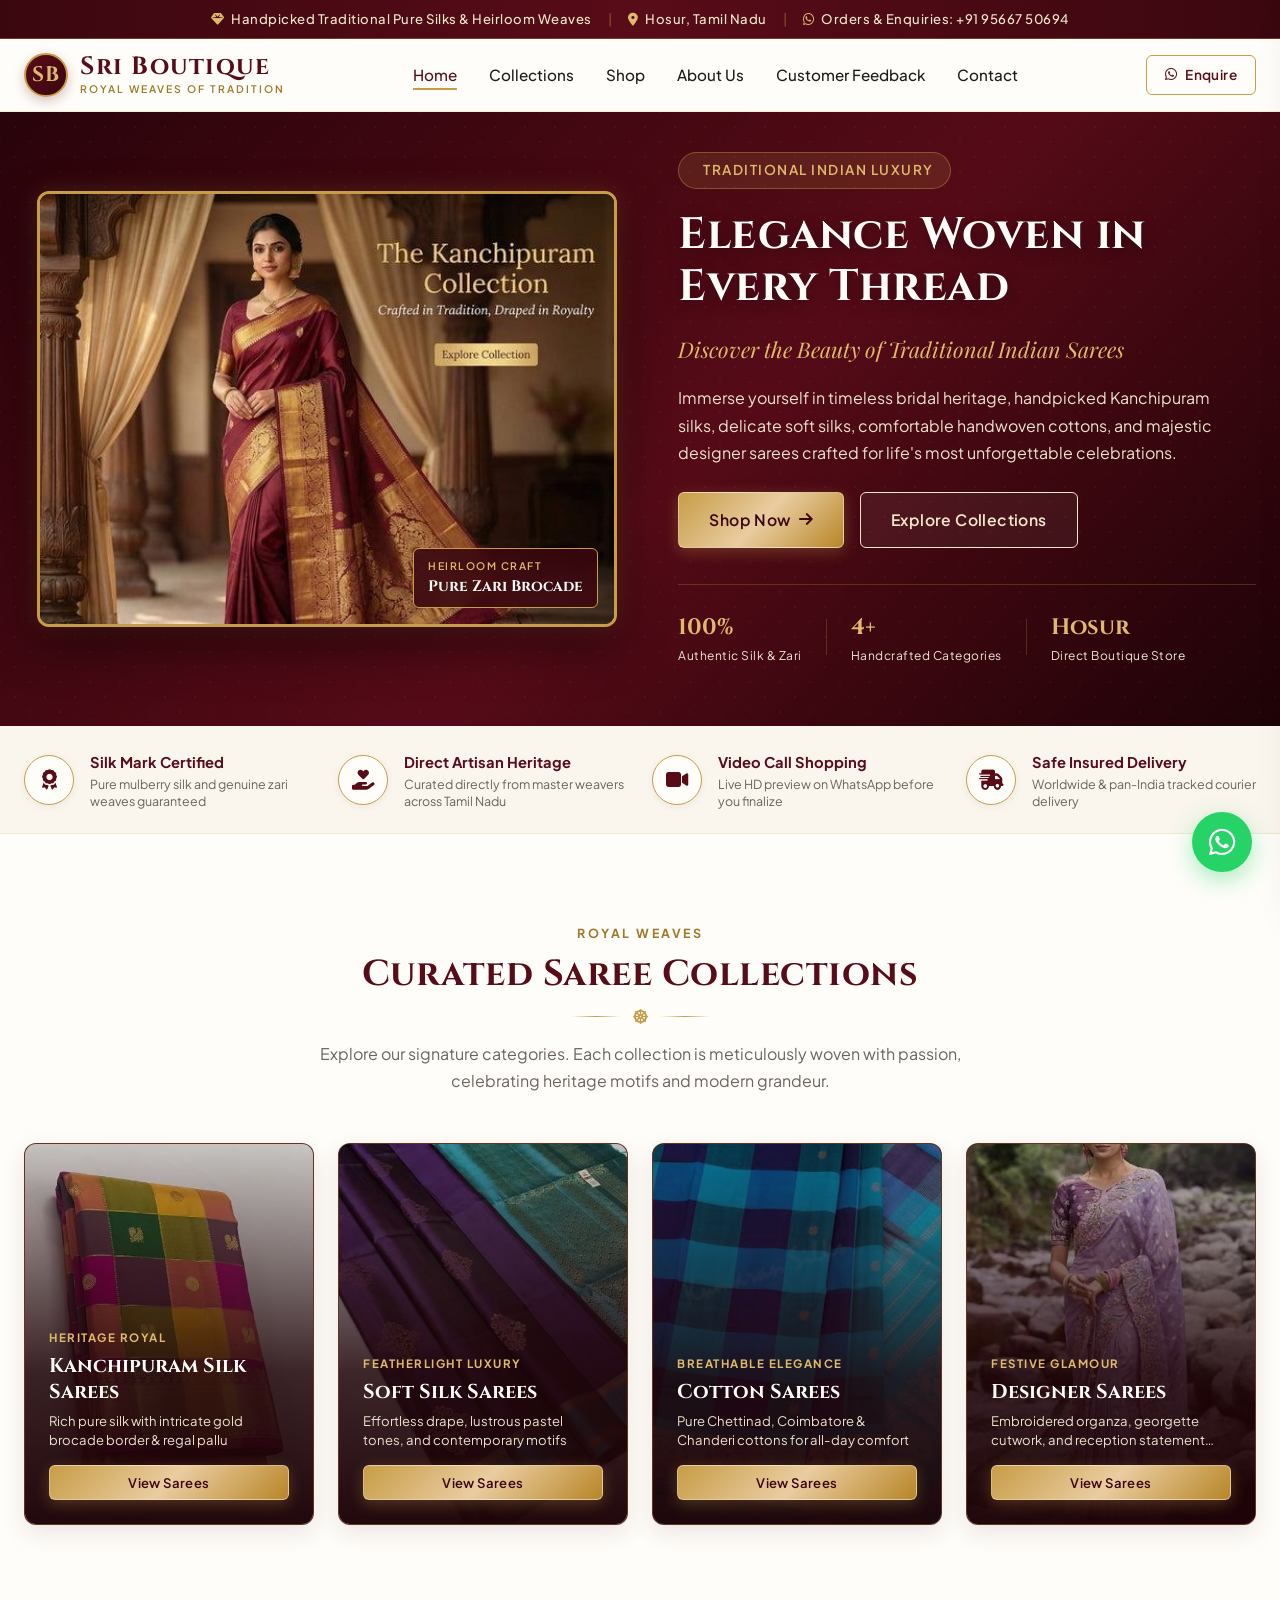
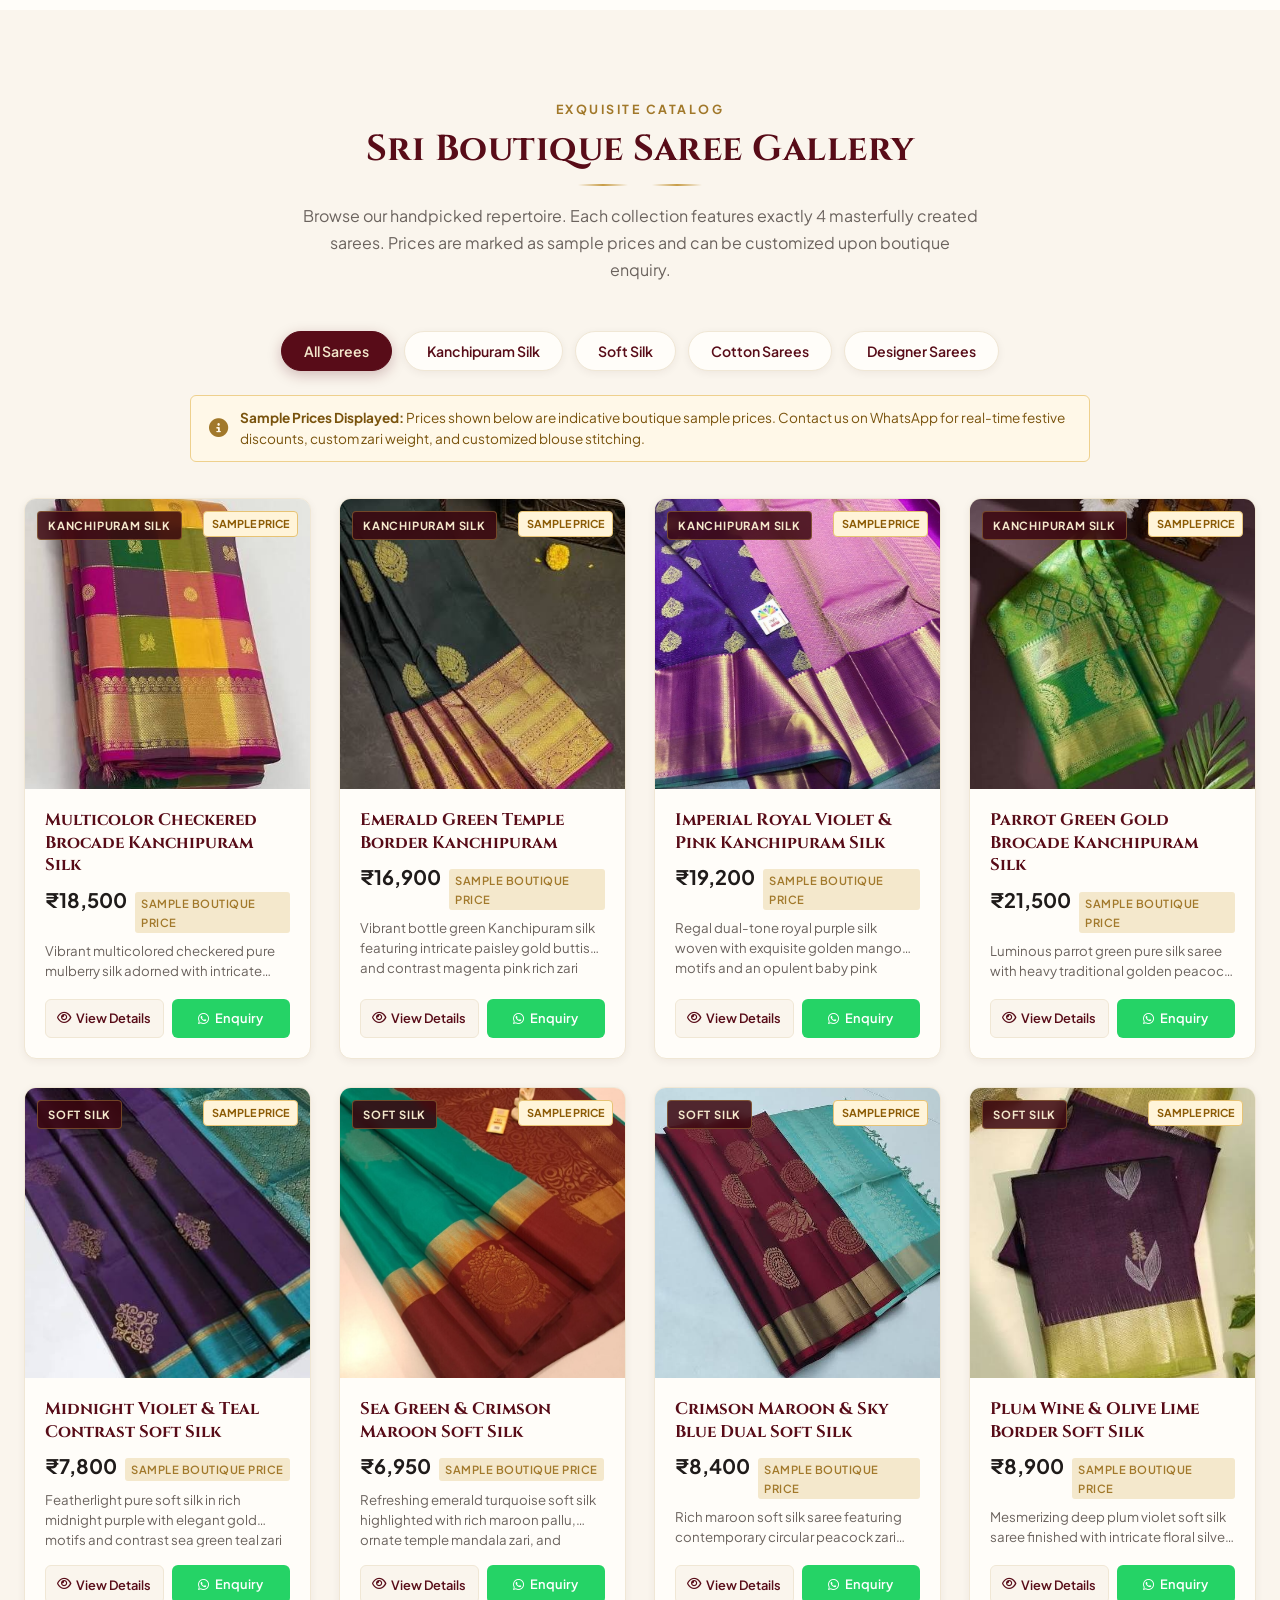
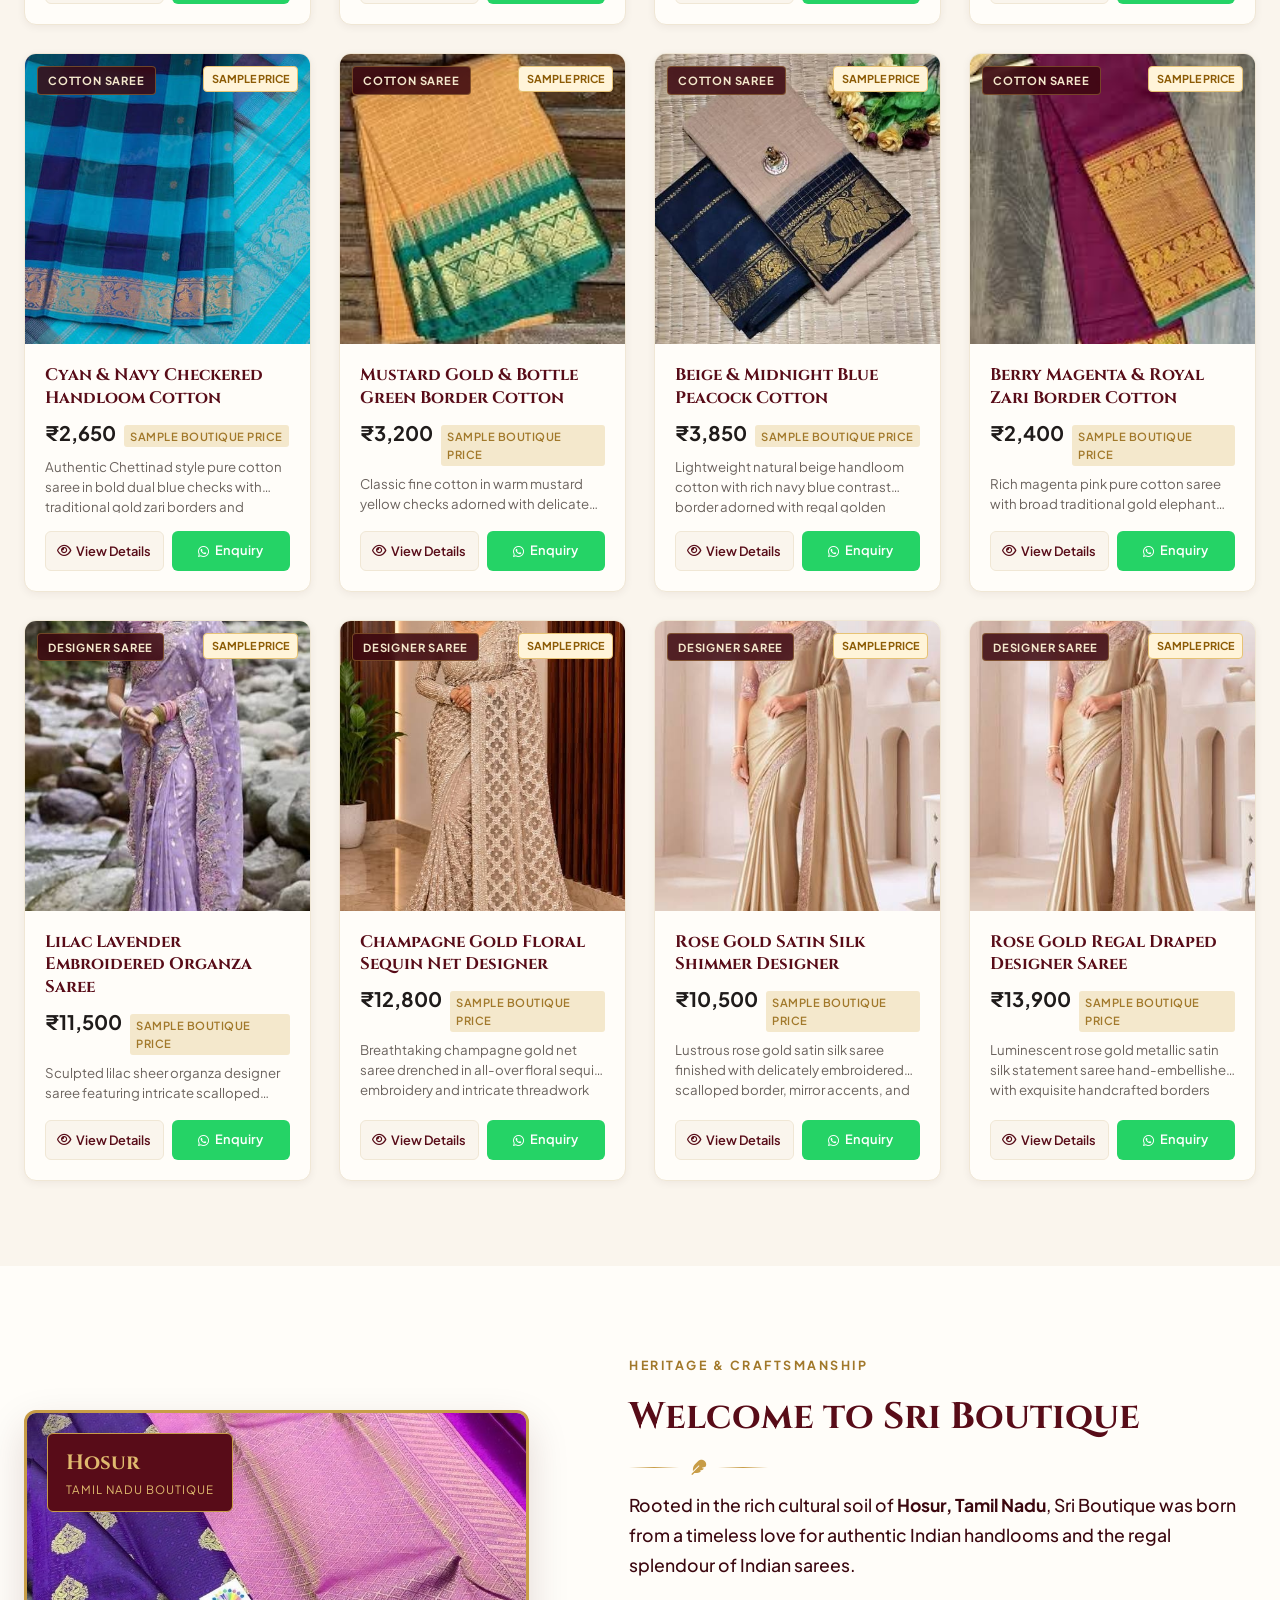
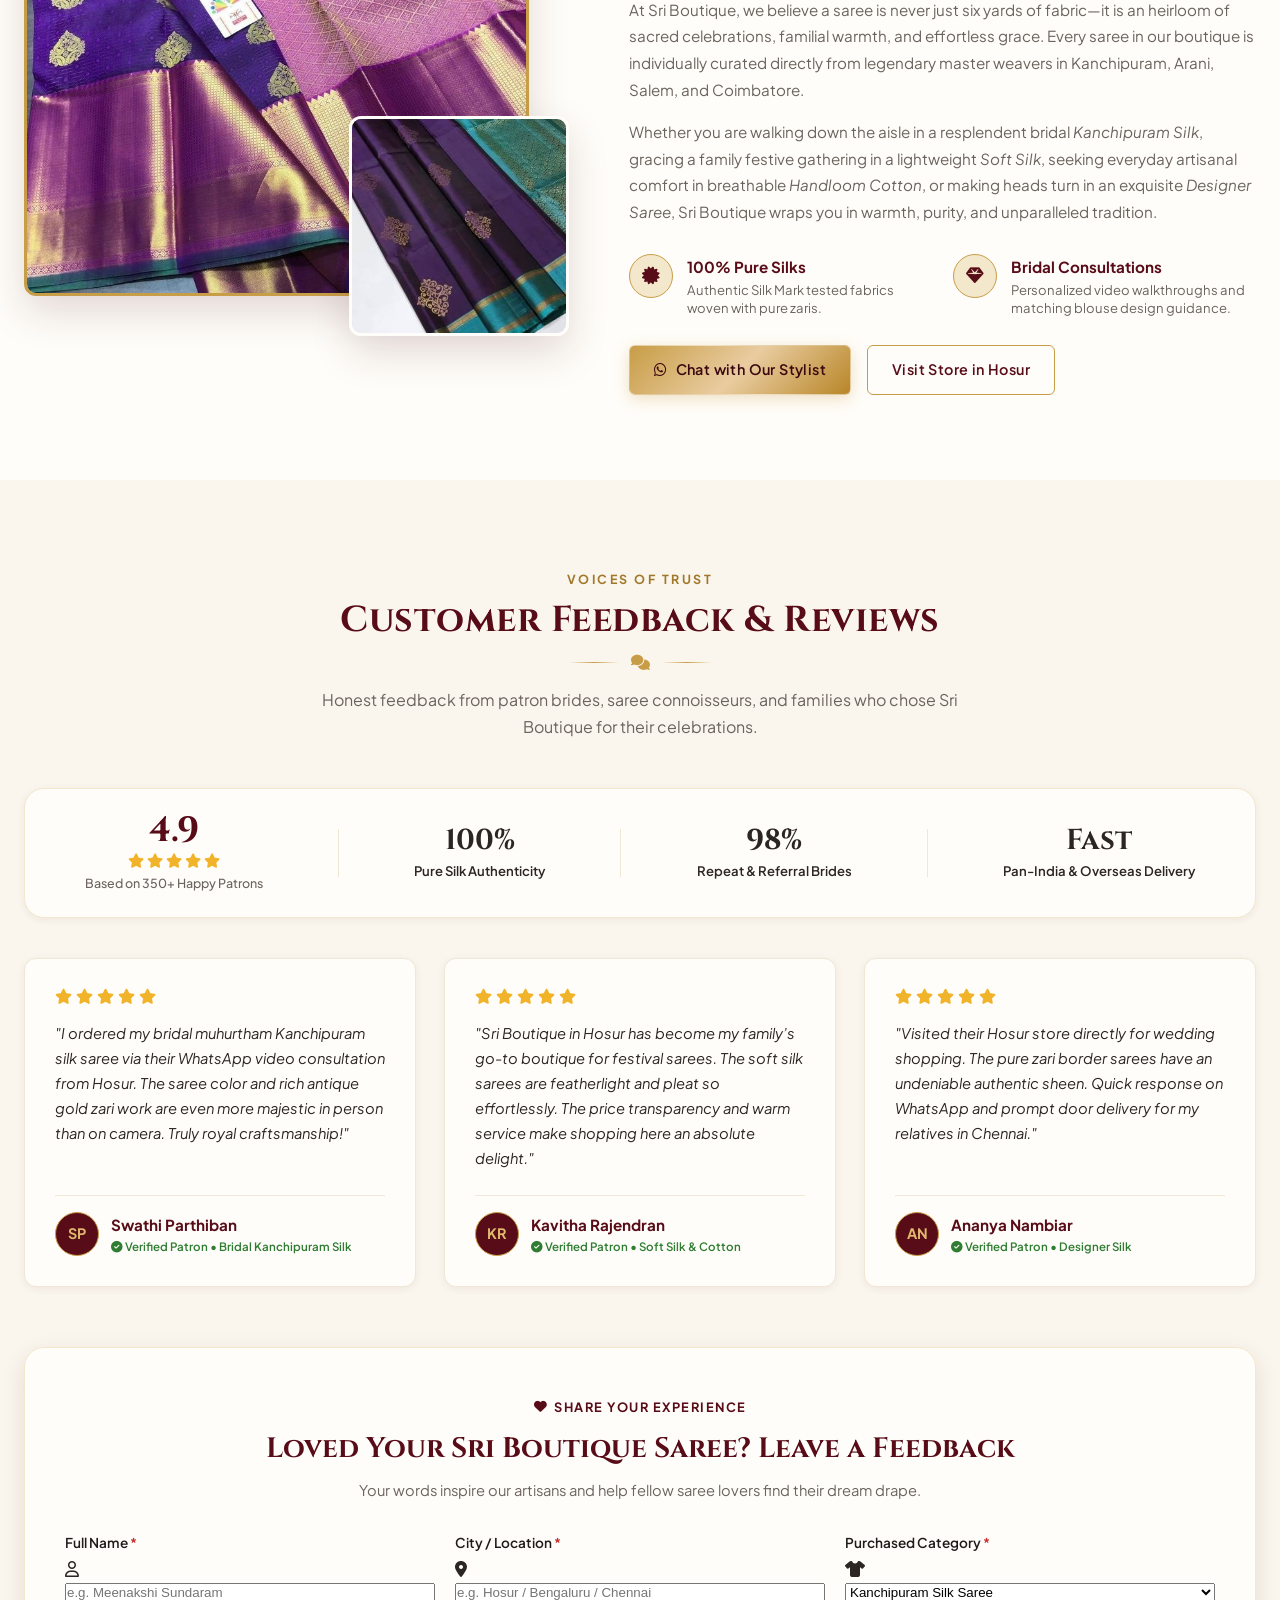
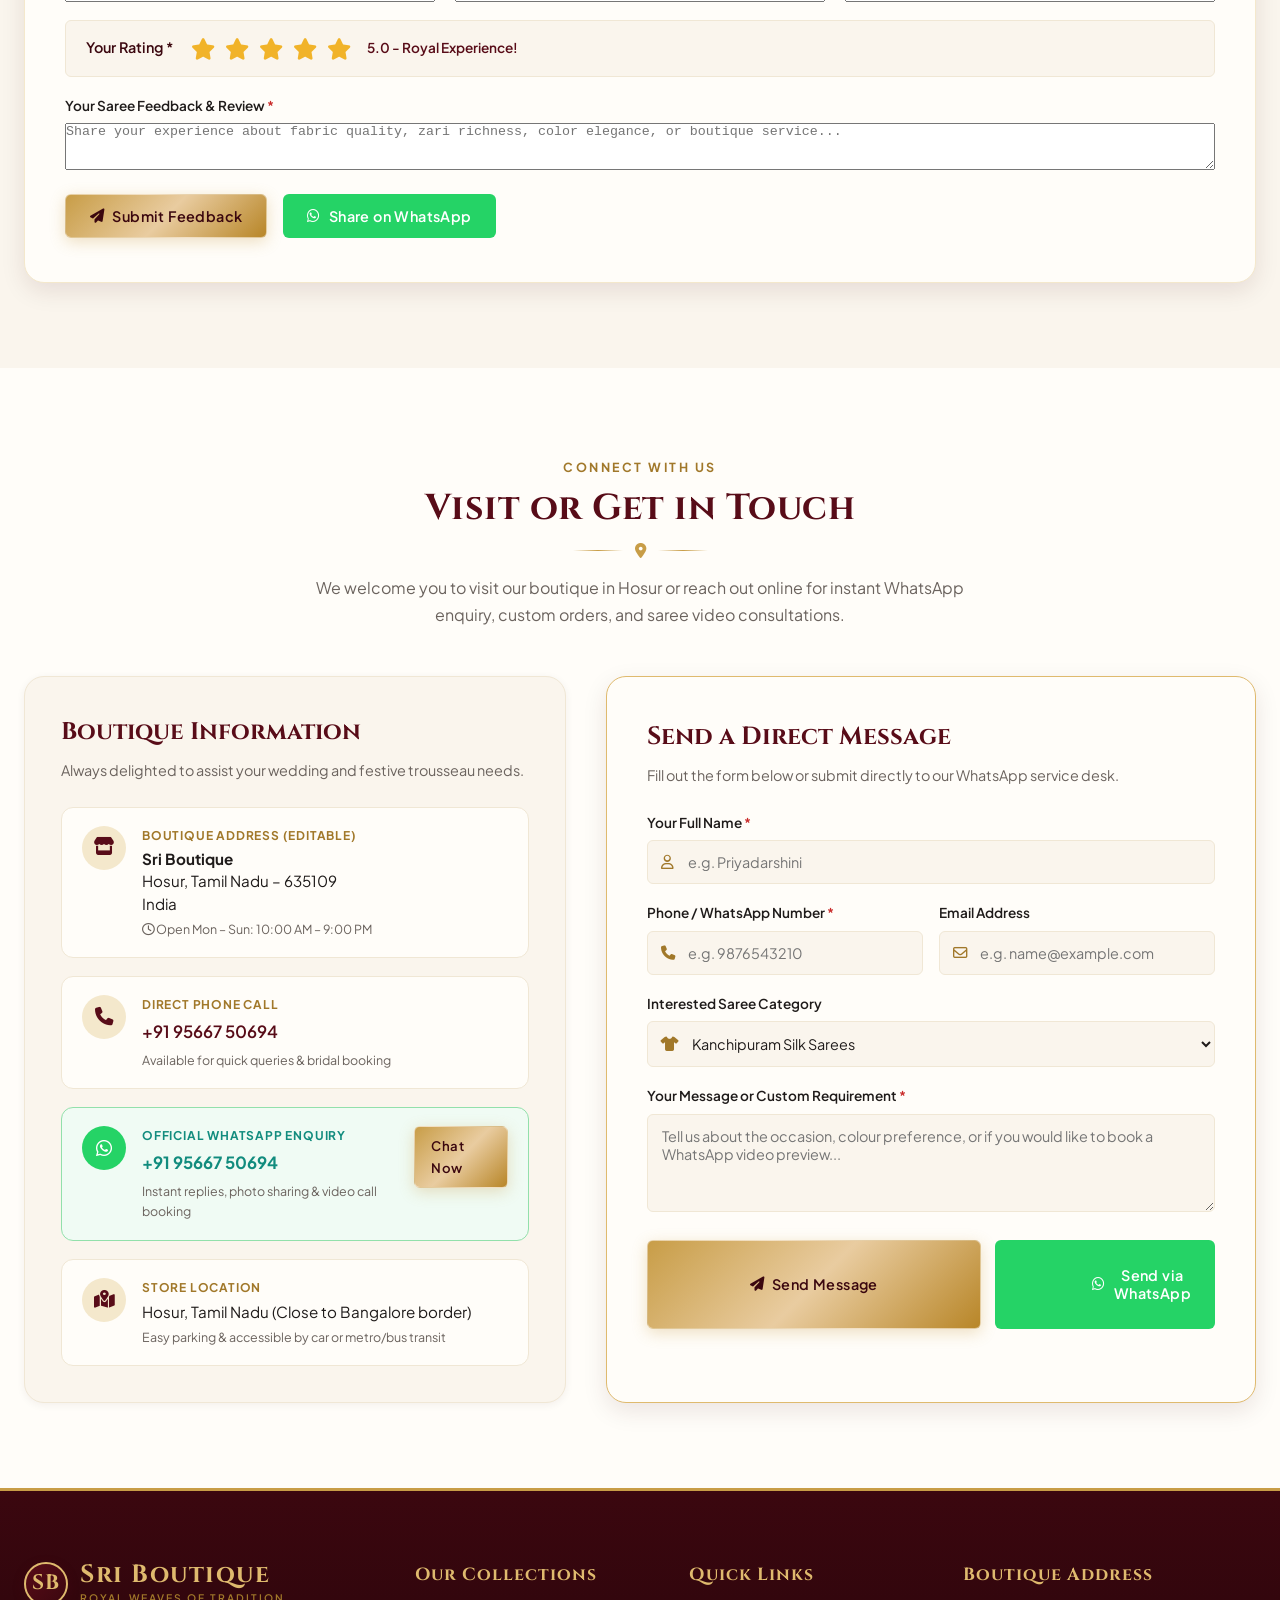
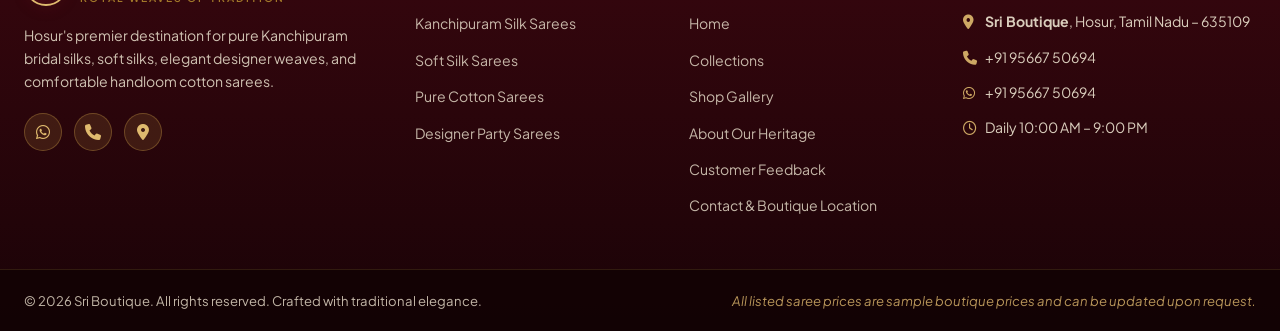
<file: index.html>
<!DOCTYPE html>
<html lang="en">
<head>
  <meta charset="UTF-8">
  <meta name="viewport" content="width=device-width, initial-scale=1.0">
  <title>Sri Boutique | Premium Traditional Indian Sarees</title>
  <meta name="description" content="Discover royal Kanchipuram silk, soft silk, designer, and pure cotton sarees at Sri Boutique, Hosur, Tamil Nadu. Elegance woven in every thread.">

  <!-- Favicon & Fonts -->
  <link rel="preconnect" href="https://fonts.googleapis.com">
  <link rel="preconnect" href="https://fonts.gstatic.com" crossorigin>
  <link href="https://fonts.googleapis.com/css2?family=Cinzel:wght@400;600;700;800&family=Great+Vibes&family=Plus+Jakarta+Sans:wght@300;400;500;600;700&family=Playfair+Display:ital,wght@0,500;0,600;0,700;1,400&display=swap" rel="stylesheet">
  
  <!-- FontAwesome Icons -->
  <link rel="stylesheet" href="https://cdnjs.cloudflare.com/ajax/libs/font-awesome/6.5.1/css/all.min.css">

  <link rel="stylesheet" href="style.css">
</head>
<body>

  <!-- Top Announcement Bar -->
  <div class="top-announcement-bar">
    <div class="announcement-content">
      <span><i class="fa-solid fa-gem"></i> Handpicked Traditional Pure Silks & Heirloom Weaves</span>
      <span class="bar-divider">|</span>
      <span><i class="fa-solid fa-location-dot"></i> Hosur, Tamil Nadu</span>
      <span class="bar-divider">|</span>
      <span><i class="fa-brands fa-whatsapp"></i> Orders & Enquiries: +91 95667 50694</span>
    </div>
  </div>

  <!-- Header / Navigation -->
  <header class="main-header" id="header">
    <div class="header-container">
      <a href="#home" class="boutique-brand">
        <span class="brand-monogram">SB</span>
        <div class="brand-text">
          <span class="brand-title">Sri Boutique</span>
          <span class="brand-tagline">ROYAL WEAVES OF TRADITION</span>
        </div>
      </a>

      <!-- Desktop Navigation -->
      <nav class="nav-menu" id="navMenu">
        <ul class="nav-list">
          <li class="nav-item"><a href="#home" class="nav-link active">Home</a></li>
          <li class="nav-item"><a href="#collections" class="nav-link">Collections</a></li>
          <li class="nav-item"><a href="#shop" class="nav-link">Shop</a></li>
          <li class="nav-item"><a href="#about" class="nav-link">About Us</a></li>
          <li class="nav-item"><a href="#reviews" class="nav-link">Customer Feedback</a></li>
          <li class="nav-item"><a href="#contact" class="nav-link">Contact</a></li>
        </ul>
      </nav>

      <!-- Header Action Buttons -->
      <div class="header-actions">
        <a href="https://wa.me/919566750694?text=Hello%20Sri%20Boutique,%20I%20would%20like%20to%20enquire%20about%20your%20saree%20collections." target="_blank" class="btn btn-outline-gold header-wa-btn" aria-label="WhatsApp Enquiry">
          <i class="fa-brands fa-whatsapp"></i> <span>Enquire</span>
        </a>
        <button class="mobile-toggle-btn" id="mobileToggle" aria-label="Open Menu">
          <i class="fa-solid fa-bars"></i>
        </button>
      </div>
    </div>
  </header>

  <!-- Mobile Navigation Drawer -->
  <div class="mobile-drawer-overlay" id="drawerOverlay"></div>
  <aside class="mobile-nav-drawer" id="mobileDrawer">
    <div class="drawer-header">
      <div class="boutique-brand">
        <span class="brand-monogram">SB</span>
        <div class="brand-text">
          <span class="brand-title">Sri Boutique</span>
          <span class="brand-tagline">Hosur, Tamil Nadu</span>
        </div>
      </div>
      <button class="drawer-close-btn" id="drawerClose" aria-label="Close Menu">
        <i class="fa-solid fa-xmark"></i>
      </button>
    </div>
    <ul class="drawer-links">
      <li><a href="#home" class="drawer-link"><i class="fa-solid fa-house"></i> Home</a></li>
      <li><a href="#collections" class="drawer-link"><i class="fa-solid fa-layer-group"></i> Collections</a></li>
      <li><a href="#shop" class="drawer-link"><i class="fa-solid fa-bag-shopping"></i> Shop</a></li>
      <li><a href="#about" class="drawer-link"><i class="fa-solid fa-feather-pointed"></i> About Us</a></li>
      <li><a href="#reviews" class="drawer-link"><i class="fa-solid fa-comments"></i> Customer Feedback</a></li>
      <li><a href="#contact" class="drawer-link"><i class="fa-solid fa-envelope"></i> Contact</a></li>
    </ul>
    <div class="drawer-contact-card">
      <p class="drawer-contact-title">Visit or Call Us</p>
      <p><i class="fa-solid fa-phone"></i> +91 95667 50694</p>
      <p><i class="fa-solid fa-location-dot"></i> Sri Boutique, Hosur, Tamil Nadu</p>
      <a href="https://wa.me/919566750694?text=Hello%20Sri%20Boutique,%20I%20would%20like%20to%20enquire%20about%20your%20saree%20collections." target="_blank" class="btn btn-gold btn-full">
        <i class="fa-brands fa-whatsapp"></i> Chat on WhatsApp
      </a>
    </div>
  </aside>

  <!-- 1. Hero Section -->
  <section class="hero-section" id="home">
    <div class="hero-wrapper">
      <div class="hero-image-pane">
        <!-- Hero Image faithfully preserving whole saree details as requested -->
        <div class="hero-img-box">
          <img src="./hero-saree.jpg" alt="Sri Boutique - Kanchipuram Silk Saree Collection in Emerald Green & Antique Pink Zari" id="heroImage" class="hero-img">
          <div class="hero-img-accent-tag">
            <span class="accent-subtitle">HEIRLOOM CRAFT</span>
            <span class="accent-title">Pure Zari Brocade</span>
          </div>
        </div>
      </div>
      <div class="hero-content-pane">
        <div class="hero-badge">
          <span class="gold-sparkle"><i class="fa-solid fa-sparkles"></i></span>
          Traditional Indian Luxury
        </div>
        <h1 class="hero-title">
          Elegance Woven in Every Thread
        </h1>
        <p class="hero-subtitle">
          Discover the Beauty of Traditional Indian Sarees
        </p>
        <p class="hero-desc">
          Immerse yourself in timeless bridal heritage, handpicked Kanchipuram silks, delicate soft silks, comfortable handwoven cottons, and majestic designer sarees crafted for life's most unforgettable celebrations.
        </p>
        <div class="hero-actions">
          <a href="#shop" class="btn btn-gold hero-btn">
            <span>Shop Now</span>
            <i class="fa-solid fa-arrow-right"></i>
          </a>
          <a href="#collections" class="btn btn-outline-cream hero-btn">
            <span>Explore Collections</span>
          </a>
        </div>
        <div class="hero-highlights">
          <div class="highlight-item">
            <span class="highlight-num">100%</span>
            <span class="highlight-label">Authentic Silk & Zari</span>
          </div>
          <div class="highlight-separator"></div>
          <div class="highlight-item">
            <span class="highlight-num">4+</span>
            <span class="highlight-label">Handcrafted Categories</span>
          </div>
          <div class="highlight-separator"></div>
          <div class="highlight-item">
            <span class="highlight-num">Hosur</span>
            <span class="highlight-label">Direct Boutique Store</span>
          </div>
        </div>
      </div>
    </div>
  </section>

  <!-- Luxury Features Strip -->
  <section class="features-bar">
    <div class="container features-grid">
      <div class="feature-card">
        <div class="feature-icon"><i class="fa-solid fa-award"></i></div>
        <div class="feature-info">
          <h4>Silk Mark Certified</h4>
          <p>Pure mulberry silk and genuine zari weaves guaranteed</p>
        </div>
      </div>
      <div class="feature-card">
        <div class="feature-icon"><i class="fa-solid fa-hand-holding-heart"></i></div>
        <div class="feature-info">
          <h4>Direct Artisan Heritage</h4>
          <p>Curated directly from master weavers across Tamil Nadu</p>
        </div>
      </div>
      <div class="feature-card">
        <div class="feature-icon"><i class="fa-solid fa-video"></i></div>
        <div class="feature-info">
          <h4>Video Call Shopping</h4>
          <p>Live HD preview on WhatsApp before you finalize</p>
        </div>
      </div>
      <div class="feature-card">
        <div class="feature-icon"><i class="fa-solid fa-truck-fast"></i></div>
        <div class="feature-info">
          <h4>Safe Insured Delivery</h4>
          <p>Worldwide & pan-India tracked courier delivery</p>
        </div>
      </div>
    </div>
  </section>

  <!-- 2. Collections Overview Section -->
  <section class="section collections-section" id="collections">
    <div class="container">
      <div class="section-header text-center">
        <span class="section-tag">ROYAL WEAVES</span>
        <h2 class="section-title">Curated Saree Collections</h2>
        <div class="gold-ornament">
          <span class="line"></span>
          <i class="fa-solid fa-dharmachakra"></i>
          <span class="line"></span>
        </div>
        <p class="section-desc">
          Explore our signature categories. Each collection is meticulously woven with passion, celebrating heritage motifs and modern grandeur.
        </p>
      </div>

      <div class="collections-grid">
        <!-- Collection 1: Kanchipuram -->
        <div class="collection-card" onclick="filterShop('kanchipuram')">
          <div class="collection-img-box">
            <img src="./kanchi-1.jpg" alt="Kanchipuram Silk Sarees at Sri Boutique">
            <div class="collection-overlay">
              <span class="collection-badge">Heritage Royal</span>
              <h3 class="collection-name">Kanchipuram Silk Sarees</h3>
              <p class="collection-sub">Rich pure silk with intricate gold brocade border & regal pallu</p>
              <button class="btn btn-gold btn-sm">View  Sarees</button>
            </div>
          </div>
        </div>

        <!-- Collection 2: Soft Silk -->
        <div class="collection-card" onclick="filterShop('soft-silk')">
          <div class="collection-img-box">
            <img src="./silk-1.jpg" alt="Soft Silk Sarees at Sri Boutique">
            <div class="collection-overlay">
              <span class="collection-badge">Featherlight Luxury</span>
              <h3 class="collection-name">Soft Silk Sarees</h3>
              <p class="collection-sub">Effortless drape, lustrous pastel tones, and contemporary motifs</p>
              <button class="btn btn-gold btn-sm">View  Sarees</button>
            </div>
          </div>
        </div>

        <!-- Collection 3: Cotton -->
        <div class="collection-card" onclick="filterShop('cotton')">
          <div class="collection-img-box">
            <img src="./cotton-1.jpg" alt="Cotton Sarees at Sri Boutique">
            <div class="collection-overlay">
              <span class="collection-badge">Breathable Elegance</span>
              <h3 class="collection-name">Cotton Sarees</h3>
              <p class="collection-sub">Pure Chettinad, Coimbatore & Chanderi cottons for all-day comfort</p>
              <button class="btn btn-gold btn-sm">View  Sarees</button>
            </div>
          </div>
        </div>

        <!-- Collection 4: Designer -->
        <div class="collection-card" onclick="filterShop('designer')">
          <div class="collection-img-box">
            <img src="./designer-1.jpg" alt="Designer Sarees at Sri Boutique">
            <div class="collection-overlay">
              <span class="collection-badge">Festive Glamour</span>
              <h3 class="collection-name">Designer Sarees</h3>
              <p class="collection-sub">Embroidered organza, georgette cutwork, and reception statement pieces</p>
              <button class="btn btn-gold btn-sm">View  Sarees</button>
            </div>
          </div>
        </div>
      </div>
    </div>
  </section>

  <!-- 3. Shop & Product Gallery Section -->
  <section class="section shop-section" id="shop">
    <div class="container">
      <div class="section-header text-center">
        <span class="section-tag">EXQUISITE CATALOG</span>
        <h2 class="section-title">Sri Boutique Saree Gallery</h2>
        <div class="gold-ornament">
          <span class="line"></span>
          <i class="fa-solid fa-sparkles"></i>
          <span class="line"></span>
        </div>
        <p class="section-desc">
          Browse our handpicked repertoire. Each collection features exactly 4 masterfully created sarees. Prices are marked as sample prices and can be customized upon boutique enquiry.
        </p>
      </div>

      <!-- Category Filter Tabs -->
      <div class="filter-tabs-wrapper">
        <button class="filter-tab active" data-category="all">All Sarees </button>
        <button class="filter-tab" data-category="kanchipuram">Kanchipuram Silk </button>
        <button class="filter-tab" data-category="soft-silk">Soft Silk </button>
        <button class="filter-tab" data-category="cotton">Cotton Sarees </button>
        <button class="filter-tab" data-category="designer">Designer Sarees </button>
      </div>

      <!-- Sample Price Disclaimer Notice -->
      <div class="sample-price-notice">
        <i class="fa-solid fa-circle-info"></i>
        <span><strong>Sample Prices Displayed:</strong> Prices shown below are indicative boutique sample prices. Contact us on WhatsApp for real-time festive discounts, custom zari weight, and customized blouse stitching.</span>
      </div>

      <!-- Products Grid -->
      <div class="products-grid" id="productsGrid">
        <!-- Rendered via JavaScript -->
      </div>
    </div>
  </section>

  <!-- 4. About Us Section -->
  <section class="section about-section" id="about">
    <div class="container">
      <div class="about-grid">
        <div class="about-images-wrapper">
          <div class="about-main-image-card">
            <img src="./kanchi-3.jpg" alt="About Sri Boutique - Traditional Indian Weaves" class="about-img">
            <div class="about-experience-badge">
              <span class="exp-years">Hosur</span>
              <span class="exp-text">Tamil Nadu Boutique</span>
            </div>
          </div>
          <div class="about-accent-image-card">
            <img src="./silk-1.jpg" alt="Authentic Handloom Details" class="about-sub-img">
          </div>
        </div>

        <div class="about-content">
          <span class="section-tag">HERITAGE & CRAFTSMANSHIP</span>
          <h2 class="about-title">Welcome to Sri Boutique</h2>
          <div class="gold-ornament ornament-left">
            <span class="line"></span>
            <i class="fa-solid fa-feather"></i>
            <span class="line"></span>
          </div>

          <p class="about-lead">
            Rooted in the rich cultural soil of <strong>Hosur, Tamil Nadu</strong>, Sri Boutique was born from a timeless love for authentic Indian handlooms and the regal splendour of Indian sarees.
          </p>

          <p class="about-body">
            At Sri Boutique, we believe a saree is never just six yards of fabric—it is an heirloom of sacred celebrations, familial warmth, and effortless grace. Every saree in our boutique is individually curated directly from legendary master weavers in Kanchipuram, Arani, Salem, and Coimbatore.
          </p>

          <p class="about-body">
            Whether you are walking down the aisle in a resplendent bridal <em>Kanchipuram Silk</em>, gracing a family festive gathering in a lightweight <em>Soft Silk</em>, seeking everyday artisanal comfort in breathable <em>Handloom Cotton</em>, or making heads turn in an exquisite <em>Designer Saree</em>, Sri Boutique wraps you in warmth, purity, and unparalleled tradition.
          </p>

          <div class="about-values-grid">
            <div class="value-item">
              <div class="value-icon"><i class="fa-solid fa-certificate"></i></div>
              <div class="value-details">
                <h5>100% Pure Silks</h5>
                <p>Authentic Silk Mark tested fabrics woven with pure zaris.</p>
              </div>
            </div>
            <div class="value-item">
              <div class="value-icon"><i class="fa-solid fa-gem"></i></div>
              <div class="value-details">
                <h5>Bridal Consultations</h5>
                <p>Personalized video walkthroughs and matching blouse design guidance.</p>
              </div>
            </div>
          </div>

          <div class="about-cta-row">
            <a href="https://wa.me/919566750694?text=Hello%20Sri%20Boutique,%20I%20would%20love%20to%20learn%20more%20about%20your%20story%20and%20exclusive%20collections." target="_blank" class="btn btn-gold">
              <i class="fa-brands fa-whatsapp"></i> Chat with Our Stylist
            </a>
            <a href="#contact" class="btn btn-outline-gold">Visit Store in Hosur</a>
          </div>
        </div>
      </div>
    </div>
  </section>

  <!-- 5. Customer Feedback Section -->
  <section class="section reviews-section" id="reviews">
    <div class="container">
      <div class="section-header text-center">
        <span class="section-tag">VOICES OF TRUST</span>
        <h2 class="section-title">Customer Feedback & Reviews</h2>
        <div class="gold-ornament">
          <span class="line"></span>
          <i class="fa-solid fa-comments"></i>
          <span class="line"></span>
        </div>
        <p class="section-desc">
          Honest feedback from patron brides, saree connoisseurs, and families who chose Sri Boutique for their celebrations.
        </p>
      </div>

      <!-- Feedback Rating Summary Bar -->
      <div class="feedback-stats-bar">
        <div class="feedback-stat-box score-box">
          <div class="big-score">4.9</div>
          <div class="score-stars">
            <i class="fa-solid fa-star"></i>
            <i class="fa-solid fa-star"></i>
            <i class="fa-solid fa-star"></i>
            <i class="fa-solid fa-star"></i>
            <i class="fa-solid fa-star"></i>
          </div>
          <span class="score-label">Based on 350+ Happy Patrons</span>
        </div>
        <div class="feedback-divider"></div>
        <div class="feedback-stat-box">
          <span class="stat-highlight">100%</span>
          <span class="stat-sub">Pure Silk Authenticity</span>
        </div>
        <div class="feedback-divider"></div>
        <div class="feedback-stat-box">
          <span class="stat-highlight">98%</span>
          <span class="stat-sub">Repeat & Referral Brides</span>
        </div>
        <div class="feedback-divider"></div>
        <div class="feedback-stat-box">
          <span class="stat-highlight">Fast</span>
          <span class="stat-sub">Pan-India & Overseas Delivery</span>
        </div>
      </div>

      <!-- Customer Reviews & Testimonials Cards Grid -->
      <div class="reviews-grid" id="feedbackReviewsGrid">
        <div class="review-card">
          <div class="review-stars">
            <i class="fa-solid fa-star"></i>
            <i class="fa-solid fa-star"></i>
            <i class="fa-solid fa-star"></i>
            <i class="fa-solid fa-star"></i>
            <i class="fa-solid fa-star"></i>
          </div>
          <p class="review-text">
            "I ordered my bridal muhurtham Kanchipuram silk saree via their WhatsApp video consultation from Hosur. The saree color and rich antique gold zari work are even more majestic in person than on camera. Truly royal craftsmanship!"
          </p>
          <div class="reviewer-meta">
            <div class="reviewer-avatar">SP</div>
            <div class="reviewer-info">
              <span class="reviewer-name">Swathi Parthiban</span>
              <span class="reviewer-badge"><i class="fa-solid fa-circle-check"></i> Verified Patron &bull; Bridal Kanchipuram Silk</span>
            </div>
          </div>
        </div>

        <div class="review-card">
          <div class="review-stars">
            <i class="fa-solid fa-star"></i>
            <i class="fa-solid fa-star"></i>
            <i class="fa-solid fa-star"></i>
            <i class="fa-solid fa-star"></i>
            <i class="fa-solid fa-star"></i>
          </div>
          <p class="review-text">
            "Sri Boutique in Hosur has become my family’s go-to boutique for festival sarees. The soft silk sarees are featherlight and pleat so effortlessly. The price transparency and warm service make shopping here an absolute delight."
          </p>
          <div class="reviewer-meta">
            <div class="reviewer-avatar">KR</div>
            <div class="reviewer-info">
              <span class="reviewer-name">Kavitha Rajendran</span>
              <span class="reviewer-badge"><i class="fa-solid fa-circle-check"></i> Verified Patron &bull; Soft Silk & Cotton</span>
            </div>
          </div>
        </div>

        <div class="review-card">
          <div class="review-stars">
            <i class="fa-solid fa-star"></i>
            <i class="fa-solid fa-star"></i>
            <i class="fa-solid fa-star"></i>
            <i class="fa-solid fa-star"></i>
            <i class="fa-solid fa-star"></i>
          </div>
          <p class="review-text">
            "Visited their Hosur store directly for wedding shopping. The pure zari border sarees have an undeniable authentic sheen. Quick response on WhatsApp and prompt door delivery for my relatives in Chennai."
          </p>
          <div class="reviewer-meta">
            <div class="reviewer-avatar">AN</div>
            <div class="reviewer-info">
              <span class="reviewer-name">Ananya Nambiar</span>
              <span class="reviewer-badge"><i class="fa-solid fa-circle-check"></i> Verified Patron &bull; Designer Silk</span>
            </div>
          </div>
        </div>
      </div>

      <!-- Interactive Customer Feedback Form & Submission Card -->
      <div class="customer-feedback-wrapper">
        <div class="feedback-cta-header text-center">
          <span class="feedback-tag"><i class="fa-solid fa-heart"></i> SHARE YOUR EXPERIENCE</span>
          <h3 class="feedback-title">Loved Your Sri Boutique Saree? Leave a Feedback</h3>
          <p class="feedback-sub">Your words inspire our artisans and help fellow saree lovers find their dream drape.</p>
        </div>

        <form id="customerFeedbackForm" class="feedback-form" onsubmit="handleFeedbackSubmit(event)">
          <div class="feedback-form-row">
            <div class="form-group">
              <label for="fbName">Full Name <span class="req">*</span></label>
              
                <i class="fa-regular fa-user"></i>
                <input type="text" id="fbName" name="name" placeholder="e.g. Meenakshi Sundaram" required>
              
            </div>

            <div class="form-group">
              <label for="fbCity">City / Location <span class="req">*</span></label>
              
                <i class="fa-solid fa-location-dot"></i>
                <input type="text" id="fbCity" name="city" placeholder="e.g. Hosur / Bengaluru / Chennai" required>
              
            </div>

            <div class="form-group">
              <label for="fbCategory">Purchased Category <span class="req">*</span></label>
              
                <i class="fa-solid fa-shirt"></i>
                <select id="fbCategory" name="category" required>
                  <option value="Kanchipuram Silk Sarees">Kanchipuram Silk Saree</option>
                  <option value="Soft Silk Sarees">Soft Silk Saree</option>
                  <option value="Pure Cotton Sarees">Pure Cotton Saree</option>
                  <option value="Designer Sarees">Designer Saree</option>
                  <option value="Bridal Trousseau Collection">Bridal Trousseau Collection</option>
                </select>
              
            </div>
          </div>

          <div class="feedback-rating-select-wrap">
            <label class="rating-label">Your Rating <span class="req">*</span></label>
            <div class="star-rating-picker" id="starRatingPicker">
              <button type="button" class="star-btn active" data-rating="1" onclick="setRating(1)" aria-label="1 star"><i class="fa-solid fa-star"></i></button>
              <button type="button" class="star-btn active" data-rating="2" onclick="setRating(2)" aria-label="2 stars"><i class="fa-solid fa-star"></i></button>
              <button type="button" class="star-btn active" data-rating="3" onclick="setRating(3)" aria-label="3 stars"><i class="fa-solid fa-star"></i></button>
              <button type="button" class="star-btn active" data-rating="4" onclick="setRating(4)" aria-label="4 stars"><i class="fa-solid fa-star"></i></button>
              <button type="button" class="star-btn active" data-rating="5" onclick="setRating(5)" aria-label="5 stars"><i class="fa-solid fa-star"></i></button>
              <span class="rating-status-text" id="ratingStatusText">5.0 - Royal Experience!</span>
            </div>
            <input type="hidden" id="fbRatingVal" value="5">
          </div>

          <div class="form-group">
            <label for="fbReview">Your Saree Feedback & Review <span class="req">*</span></label>
            <textarea id="fbReview" name="review" rows="3" placeholder="Share your experience about fabric quality, zari richness, color elegance, or boutique service..." required></textarea>
          </div>

          <div class="feedback-submit-row">
            <button type="submit" class="btn btn-gold">
              <i class="fa-solid fa-paper-plane"></i> Submit Feedback
            </button>
            <button type="button" class="btn btn-wa-green" onclick="submitFeedbackViaWhatsApp()">
              <i class="fa-brands fa-whatsapp"></i> Share on WhatsApp
            </button>
          </div>

          <div id="feedbackStatusAlert" class="form-status-alert"></div>
        </form>
      </div>
    </div>
  </section>

  <!-- 6. Contact & Boutique Details Section -->
  <section class="section contact-section" id="contact">
    <div class="container">
      <div class="section-header text-center">
        <span class="section-tag">CONNECT WITH US</span>
        <h2 class="section-title">Visit or Get in Touch</h2>
        <div class="gold-ornament">
          <span class="line"></span>
          <i class="fa-solid fa-location-dot"></i>
          <span class="line"></span>
        </div>
        <p class="section-desc">
          We welcome you to visit our boutique in Hosur or reach out online for instant WhatsApp enquiry, custom orders, and saree video consultations.
        </p>
      </div>

      <div class="contact-grid">
        <!-- Contact Information & Editable Boutique Address Section -->
        <div class="contact-info-panel">
          <div class="panel-header">
            <h3>Boutique Information</h3>
            <p>Always delighted to assist your wedding and festive trousseau needs.</p>
          </div>

          <div class="contact-cards-list">
            <!-- Boutique Address Card (Clearly defined and editable) -->
            <div class="contact-detail-card" id="boutiqueAddressBlock">
              <div class="detail-icon"><i class="fa-solid fa-store"></i></div>
              <div class="detail-content">
                <span class="detail-label">Boutique Address (Editable)</span>
                <address class="detail-value">
                  <strong>Sri Boutique</strong><br>
                  Hosur, Tamil Nadu – 635109<br>
                  India
                </address>
                <span class="detail-note"><i class="fa-regular fa-clock"></i> Open Mon – Sun: 10:00 AM – 9:00 PM</span>
              </div>
            </div>

            <!-- Phone Number Card -->
            <div class="contact-detail-card">
              <div class="detail-icon"><i class="fa-solid fa-phone"></i></div>
              <div class="detail-content">
                <span class="detail-label">Direct Phone Call</span>
                <a href="tel:+919566750694" class="detail-link">+91 95667 50694</a>
                <span class="detail-note">Available for quick queries & bridal booking</span>
              </div>
            </div>

            <!-- WhatsApp Direct Card -->
            <div class="contact-detail-card wa-highlight-card">
              <div class="detail-icon"><i class="fa-brands fa-whatsapp"></i></div>
              <div class="detail-content">
                <span class="detail-label">Official WhatsApp Enquiry</span>
                <a href="https://wa.me/919566750694?text=Hello%20Sri%20Boutique,%20I%20am%20interested%20in%20your%20saree%20collections." target="_blank" class="detail-link font-bold">+91 95667 50694</a>
                <span class="detail-note">Instant replies, photo sharing & video call booking</span>
              </div>
              <a href="https://wa.me/919566750694?text=Hello%20Sri%20Boutique,%20I%20am%20interested%20in%20your%20saree%20collections." target="_blank" class="btn btn-gold btn-sm">
                Chat Now
              </a>
            </div>

            <!-- Location Note -->
            <div class="contact-detail-card">
              <div class="detail-icon"><i class="fa-solid fa-map-location-dot"></i></div>
              <div class="detail-content">
                <span class="detail-label">Store Location</span>
                <span class="detail-value">Hosur, Tamil Nadu (Close to Bangalore border)</span>
                <span class="detail-note">Easy parking & accessible by car or metro/bus transit</span>
              </div>
            </div>
          </div>
        </div>

        <!-- Interactive Contact Form -->
        <div class="contact-form-panel">
          <div class="form-header">
            <h3>Send a Direct Message</h3>
            <p>Fill out the form below or submit directly to our WhatsApp service desk.</p>
          </div>

          <form id="boutiqueContactForm" class="contact-form" onsubmit="handleContactSubmit(event)">
            <div class="form-group">
              <label for="contactName">Your Full Name <span class="req">*</span></label>
              <div class="input-with-icon">
                <i class="fa-regular fa-user"></i>
                <input type="text" id="contactName" name="name" placeholder="e.g. Priyadarshini" required>
              </div>
            </div>

            <div class="form-row">
              <div class="form-group">
                <label for="contactPhone">Phone / WhatsApp Number <span class="req">*</span></label>
                <div class="input-with-icon">
                  <i class="fa-solid fa-phone"></i>
                  <input type="tel" id="contactPhone" name="phone" placeholder="e.g. 9876543210" required>
                </div>
              </div>
              <div class="form-group">
                <label for="contactEmail">Email Address</label>
                <div class="input-with-icon">
                  <i class="fa-regular fa-envelope"></i>
                  <input type="email" id="contactEmail" name="email" placeholder="e.g. name@example.com">
                </div>
              </div>
            </div>

            <div class="form-group">
              <label for="contactCategory">Interested Saree Category</label>
              <div class="input-with-icon">
                <i class="fa-solid fa-shirt"></i>
                <select id="contactCategory" name="category">
                  <option value="Kanchipuram Silk Sarees">Kanchipuram Silk Sarees</option>
                  <option value="Soft Silk Sarees">Soft Silk Sarees</option>
                  <option value="Cotton Sarees">Cotton Sarees</option>
                  <option value="Designer Sarees">Designer Sarees</option>
                  <option value="Bridal Trousseau Package">Bridal Trousseau Package</option>
                  <option value="General Enquiry">General Store Visit Enquiry</option>
                </select>
              </div>
            </div>

            <div class="form-group">
              <label for="contactMessage">Your Message or Custom Requirement <span class="req">*</span></label>
              <textarea id="contactMessage" name="message" rows="4" placeholder="Tell us about the occasion, colour preference, or if you would like to book a WhatsApp video preview..." required></textarea>
            </div>

            <div class="form-actions-row">
              <button type="submit" class="btn btn-gold btn-submit">
                <i class="fa-solid fa-paper-plane"></i> Send Message
              </button>
              <button type="button" class="btn btn-wa-green" onclick="submitViaWhatsApp()">
                  <svg class=" icon-whatsapp" viewBox=" 0 0 24 24"></svg>
                <i class="fa-brands fa-whatsapp"></i> Send via WhatsApp
              </button>
            </div>

            <div id="formStatusAlert" class="form-status-alert"></div>
          </form>
        </div>
      </div>
    </div>
  </section>

  <!-- Product Details Modal Dialog -->
  <div class="product-modal" id="productModal" role="dialog" aria-modal="true" aria-hidden="true">
    <div class="modal-backdrop" onclick="closeProductModal()"></div>
    <div class="modal-dialog">
      <button class="modal-close-btn" onclick="closeProductModal()" aria-label="Close Details">
        <i class="fa-solid fa-xmark"></i>
      </button>
      <div class="modal-body" id="modalBody">
        <!-- Rendered dynamically by JavaScript -->
      </div>
    </div>
  </div>

  <!-- Floating Sticky WhatsApp Button -->
  <a href="https://wa.me/919566750694?text=Hello%20Sri%20Boutique,%20I%20would%20like%20to%20enquire%20about%20your%20saree%20collections." target="_blank" class="floating-whatsapp-btn" aria-label="Chat on WhatsApp">
    <i class="fa-brands fa-whatsapp"></i>
    <span class="floating-wa-tooltip">Enquire on WhatsApp</span>
  </a>

  <!-- Footer -->
  <footer class="main-footer">
    <div class="container footer-container">
      <div class="footer-col brand-col">
        <div class="boutique-brand">
          <span class="brand-monogram">SB</span>
          <div class="brand-text">
            <span class="brand-title">Sri Boutique</span>
            <span class="brand-tagline">ROYAL WEAVES OF TRADITION</span>
          </div>
        </div>
        <p class="footer-desc">
          Hosur's premier destination for pure Kanchipuram bridal silks, soft silks, elegant designer weaves, and comfortable handloom cotton sarees.
        </p>
        <div class="footer-socials">
          <a href="https://wa.me/919566750694" target="_blank" aria-label="WhatsApp"><i class="fa-brands fa-whatsapp"></i></a>
          <a href="tel:+919566750694" aria-label="Call"><i class="fa-solid fa-phone"></i></a>
          <a href="#contact" aria-label="Location"><i class="fa-solid fa-location-dot"></i></a>
        </div>
      </div>

      <div class="footer-col">
        <h4 class="footer-title">Our Collections</h4>
        <ul class="footer-links">
          <li><a href="#shop" onclick="filterShop('kanchipuram')">Kanchipuram Silk Sarees </a></li>
          <li><a href="#shop" onclick="filterShop('soft-silk')">Soft Silk Sarees </a></li>
          <li><a href="#shop" onclick="filterShop('cotton')">Pure Cotton Sarees </a></li>
          <li><a href="#shop" onclick="filterShop('designer')">Designer Party Sarees </a></li>
        </ul>
      </div>

      <div class="footer-col">
        <h4 class="footer-title">Quick Links</h4>
        <ul class="footer-links">
          <li><a href="#home">Home</a></li>
          <li><a href="#collections">Collections</a></li>
          <li><a href="#shop">Shop Gallery</a></li>
          <li><a href="#about">About Our Heritage</a></li>
          <li><a href="#reviews">Customer Feedback</a></li>
          <li><a href="#contact">Contact & Boutique Location</a></li>
        </ul>
      </div>

      <div class="footer-col">
        <h4 class="footer-title">Boutique Address</h4>
        <div class="footer-contact-info">
          <p><i class="fa-solid fa-location-dot"></i> <strong>Sri Boutique</strong>, Hosur, Tamil Nadu – 635109</p>
          <p><i class="fa-solid fa-phone"></i> <a href="tel:+919566750694">+91 95667 50694</a></p>
          <p><i class="fa-brands fa-whatsapp"></i> <a href="https://wa.me/919566750694" target="_blank">+91 95667 50694</a></p>
          <p><i class="fa-regular fa-clock"></i> Daily 10:00 AM – 9:00 PM</p>
        </div>
      </div>
    </div>

    <div class="footer-bottom">
      <div class="container footer-bottom-flex">
        <p>&copy; 2026 Sri Boutique. All rights reserved. Crafted with traditional elegance.</p>
        <p class="sample-price-note">All listed saree prices are sample boutique prices and can be updated upon request.</p>
      </div>
    </div>
  </footer>

  <script src="script.js"></script>
</body>
</html>
</file>
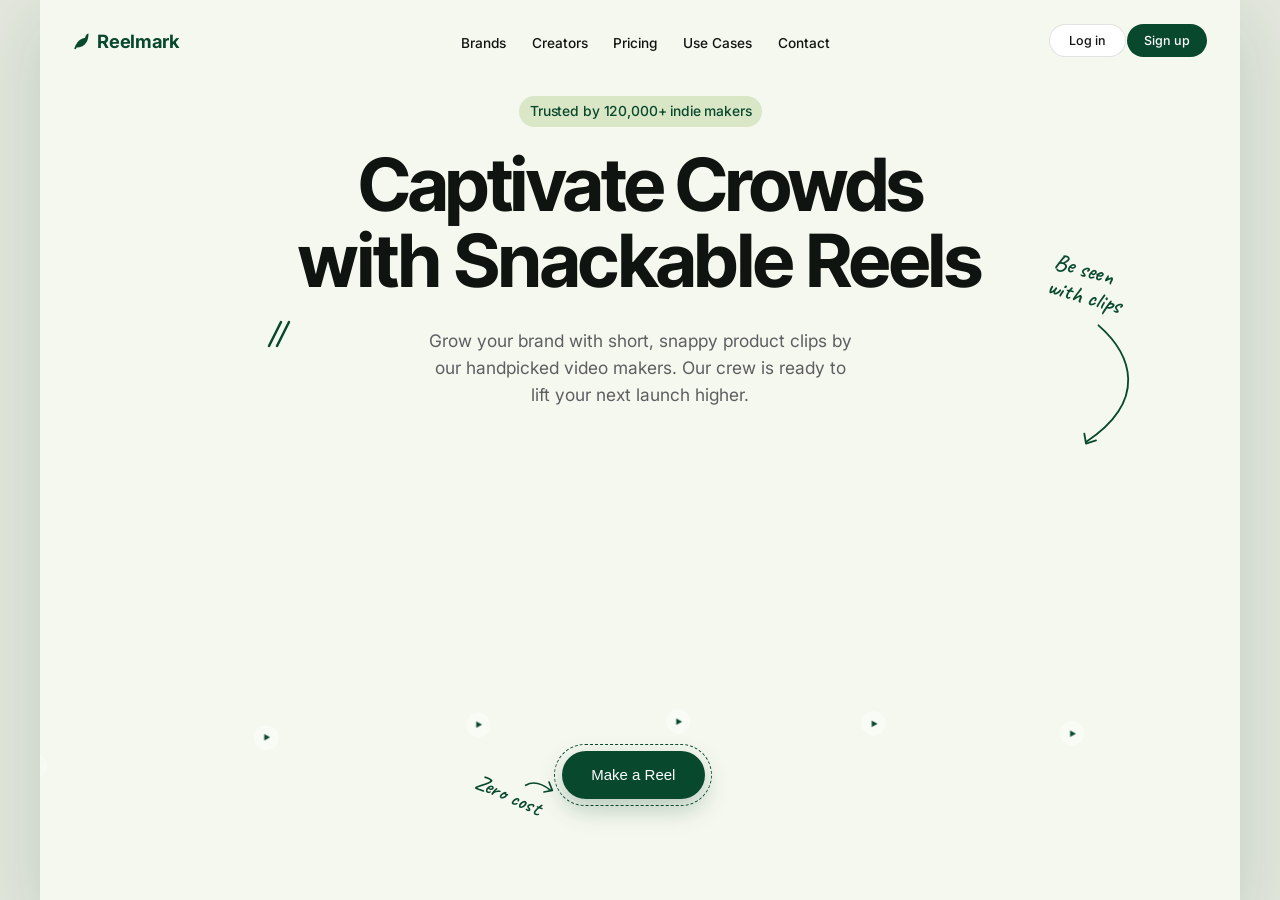
<file: reelmark.html>
<!DOCTYPE html>
<html lang="en">
<head>
  <meta charset="UTF-8" />
  <meta name="viewport" content="width=device-width, initial-scale=1.0" />
  <title>Reelmark — Captivate Crowds with Snackable Reels</title>
  <link rel="preconnect" href="https://fonts.googleapis.com" />
  <link rel="preconnect" href="https://fonts.gstatic.com" crossorigin />
  <link href="https://fonts.googleapis.com/css2?family=Caveat:wght@600&family=Inter+Tight:wght@700&family=Inter:wght@400;500&display=swap" rel="stylesheet" />
  <style>
    :root {
      --bg-cream: #F5F8EF;
      --forest-green: #08482D;
      --mint-badge: #DAE7C7;
      --ink: #101410;
      --subline: #5E5E61;
      --white: #FFFFFF;
      --u: min(100vw / 1440, 100vh / 1080);
    }

    * {
      box-sizing: border-box;
      margin: 0;
      padding: 0;
    }

    body {
      background-color: #E2E6DC;
      color: var(--ink);
      font-family: 'Inter', sans-serif;
      min-height: 100vh;
      display: flex;
      align-items: center;
      justify-content: center;
      overflow: hidden;
      user-select: none;
      -webkit-user-select: none;
    }

    /* 1440x1080 Fixed Proportion Stage */
    .frame-viewport {
      width: calc(1440 * var(--u));
      height: calc(1080 * var(--u));
      background-color: var(--bg-cream);
      position: relative;
      overflow: hidden;
      box-shadow: 0 25px 60px rgba(8, 72, 45, 0.15);
    }

    /* Top Bar Elements */
    .logo {
      position: absolute;
      left: calc(37 * var(--u));
      top: calc(36 * var(--u));
      display: flex;
      align-items: center;
      gap: calc(8 * var(--u));
      text-decoration: none;
      color: var(--forest-green);
      font-weight: 700;
      font-size: calc(22 * var(--u));
      letter-spacing: -0.02em;
    }

    .logo-leaf {
      width: calc(24 * var(--u));
      height: calc(24 * var(--u));
      fill: var(--forest-green);
    }

    .nav-links {
      position: absolute;
      left: calc(505 * var(--u));
      top: calc(38 * var(--u));
      display: flex;
      align-items: center;
      gap: calc(31 * var(--u));
      list-style: none;
    }

    .nav-link {
      font-size: calc(16.4 * var(--u));
      font-weight: 500;
      color: var(--ink);
      text-decoration: none;
      transition: color 0.15s ease;
    }

    .nav-link:hover {
      color: var(--forest-green);
    }

    .btn-login {
      position: absolute;
      left: calc(1211 * var(--u));
      top: calc(29 * var(--u));
      width: calc(92 * var(--u));
      height: calc(40 * var(--u));
      background: var(--white);
      color: var(--ink);
      border-radius: calc(999 * var(--u));
      border: 1px solid rgba(16, 20, 16, 0.12);
      font-size: calc(15 * var(--u));
      font-weight: 500;
      display: flex;
      align-items: center;
      justify-content: center;
      cursor: pointer;
      text-decoration: none;
      transition: background 0.15s ease;
    }

    .btn-login:hover {
      background: #F0F3EA;
    }

    .btn-signup {
      position: absolute;
      left: calc(1304 * var(--u));
      top: calc(29 * var(--u));
      width: calc(97 * var(--u));
      height: calc(40 * var(--u));
      background: var(--forest-green);
      color: var(--white);
      border-radius: calc(999 * var(--u));
      border: none;
      font-size: calc(15 * var(--u));
      font-weight: 500;
      display: flex;
      align-items: center;
      justify-content: center;
      cursor: pointer;
      text-decoration: none;
      transition: opacity 0.15s ease;
    }

    .btn-signup:hover {
      opacity: 0.92;
    }

    /* Badge */
    .trust-badge {
      position: absolute;
      left: calc(575 * var(--u));
      top: calc(115 * var(--u));
      width: calc(292 * var(--u));
      height: calc(37 * var(--u));
      background: var(--mint-badge);
      color: var(--forest-green);
      font-size: calc(16.6 * var(--u));
      font-weight: 500;
      border-radius: calc(999 * var(--u));
      display: flex;
      align-items: center;
      justify-content: center;
      letter-spacing: -0.01em;
    }

    /* Headline & Subline */
    .headline {
      position: absolute;
      left: 0;
      right: 0;
      top: calc(176 * var(--u));
      text-align: center;
      font-family: 'Inter Tight', sans-serif;
      font-weight: 700;
      font-size: calc(88 * var(--u));
      line-height: calc(92 * var(--u));
      color: var(--ink);
    }

    .headline .line-1 {
      display: block;
      letter-spacing: -0.035em;
    }

    .headline .line-2 {
      display: block;
      letter-spacing: -0.022em;
    }

    .subline {
      position: absolute;
      left: 0;
      right: 0;
      top: calc(394 * var(--u));
      text-align: center;
      font-size: calc(20.8 * var(--u));
      line-height: calc(32 * var(--u));
      color: var(--subline);
      font-weight: 400;
    }

    /* Hand-Drawn Notes & Arrows */
    .note-doodle {
      position: absolute;
      left: calc(263 * var(--u));
      top: calc(377 * var(--u));
      pointer-events: none;
    }

    .note-be-seen {
      position: absolute;
      left: calc(1212 * var(--u));
      top: calc(310 * var(--u));
      transform: rotate(16deg);
      font-family: 'Caveat', cursive;
      font-weight: 600;
      font-size: calc(28 * var(--u));
      line-height: 1.1;
      color: var(--forest-green);
      pointer-events: none;
    }

    .note-be-seen-arrow {
      position: absolute;
      left: calc(1225 * var(--u));
      top: calc(380 * var(--u));
      width: calc(120 * var(--u));
      height: calc(170 * var(--u));
      pointer-events: none;
    }

    .note-zero-cost {
      position: absolute;
      left: calc(521 * var(--u));
      top: calc(937 * var(--u));
      transform: rotate(24deg);
      font-family: 'Caveat', cursive;
      font-weight: 600;
      font-size: calc(26 * var(--u));
      color: var(--forest-green);
      pointer-events: none;
    }

    .note-zero-cost-arrow {
      position: absolute;
      left: calc(575 * var(--u));
      top: calc(920 * var(--u));
      width: calc(45 * var(--u));
      height: calc(45 * var(--u));
      pointer-events: none;
    }

    /* Make a Reel CTA Button */
    .button-container {
      position: absolute;
      left: calc(626 * var(--u));
      top: calc(901 * var(--u));
      display: flex;
      align-items: center;
      justify-content: center;
    }

    .dashed-ring {
      position: absolute;
      width: calc(190 * var(--u));
      height: calc(74 * var(--u));
      border: 1.5px dashed var(--forest-green);
      border-radius: calc(999 * var(--u));
      pointer-events: none;
      animation: rotateRing 30s linear infinite;
    }

    @keyframes rotateRing {
      0% { transform: rotate(0deg); }
      100% { transform: rotate(360deg); }
    }

    .btn-make-reel {
      width: calc(172 * var(--u));
      height: calc(58 * var(--u));
      background: var(--forest-green);
      color: var(--white);
      border-radius: calc(999 * var(--u));
      border: none;
      font-size: calc(18 * var(--u));
      font-weight: 500;
      display: flex;
      align-items: center;
      justify-content: center;
      cursor: pointer;
      text-decoration: none;
      box-shadow: 0 10px 24px rgba(8, 72, 45, 0.25);
      transition: transform 0.15s ease, background 0.15s ease;
      z-index: 2;
    }

    .btn-make-reel:hover {
      transform: scale(1.03);
      background: #0B5C3A;
    }

    /* Carousel Arena */
    .carousel-arena {
      position: absolute;
      left: 0;
      right: 0;
      top: calc(490 * var(--u));
      height: calc(410 * var(--u));
      cursor: grab;
      touch-action: pan-y;
      z-index: 5;
    }

    .carousel-arena.grabbing {
      cursor: grabbing;
    }

    .card-element {
      position: absolute;
      top: 0;
      left: 0;
      overflow: hidden;
      will-change: transform, clip-path;
      backface-visibility: hidden;
    }

    .card-media-canvas {
      position: absolute;
      top: 0;
      left: 0;
      width: 500%;
      height: 200%;
      pointer-events: none;
    }

    .card-play-icon {
      position: absolute;
      bottom: calc(14 * var(--u));
      left: calc(14 * var(--u));
      width: calc(30 * var(--u));
      height: calc(30 * var(--u));
      border-radius: 50%;
      background: rgba(255, 255, 255, 0.4);
      backdrop-filter: blur(8px);
      display: flex;
      align-items: center;
      justify-content: center;
      pointer-events: none;
      z-index: 4;
    }

    .card-play-icon svg {
      width: calc(12 * var(--u));
      height: calc(12 * var(--u));
      fill: var(--forest-green);
      margin-left: calc(2 * var(--u));
    }

    /* Mobile Responsive View (<= 820px) */
    @media (max-width: 820px) {
      body {
        overflow-y: auto;
        display: block;
        background: var(--bg-cream);
      }
      .frame-viewport {
        width: 100vw;
        height: auto;
        min-height: 100vh;
        box-shadow: none;
        padding-bottom: 60px;
      }
      .nav-links, .btn-login, .note-doodle, .note-be-seen, .note-be-seen-arrow {
        display: none !important;
      }
      .logo {
        position: relative;
        left: 20px;
        top: 20px;
        font-size: 20px;
      }
      .btn-signup {
        position: absolute;
        right: 20px;
        left: auto;
        top: 16px;
        width: 86px;
        height: 36px;
        font-size: 14px;
      }
      .trust-badge {
        position: relative;
        left: auto;
        top: auto;
        margin: 50px auto 16px;
        width: 270px;
        height: 34px;
        font-size: 14px;
      }
      .headline {
        position: relative;
        top: auto;
        font-size: clamp(34px, 7vw, 48px);
        line-height: 1.15;
        padding: 0 16px;
      }
      .subline {
        position: relative;
        top: auto;
        margin-top: 14px;
        font-size: 16px;
        line-height: 24px;
        padding: 0 20px;
      }
      .carousel-arena {
        position: relative;
        top: auto;
        margin-top: 32px;
        height: 260px;
      }
      .button-container {
        position: relative;
        left: auto;
        top: auto;
        margin: 36px auto 0;
      }
      .note-zero-cost {
        position: relative;
        left: auto;
        top: auto;
        display: block;
        text-align: center;
        margin-top: 16px;
        transform: none;
        font-size: 22px;
      }
      .note-zero-cost-arrow {
        display: none;
      }
    }
  </style>
</head>
<body>

  <div class="frame-viewport" id="frame-viewport">
    <!-- Top Bar -->
    <a href="#" class="logo">
      <svg class="logo-leaf" viewBox="0 0 24 24">
        <path d="M17 8C8 10 5.9 16.17 3.82 21.34L5.71 22L6.66 19.7C12 19.8 21 17.5 21 3C18 3 17 8 17 8Z"/>
      </svg>
      <span>Reelmark</span>
    </a>

    <ul class="nav-links">
      <li><a href="#" class="nav-link">Brands</a></li>
      <li><a href="#" class="nav-link">Creators</a></li>
      <li><a href="#" class="nav-link">Pricing</a></li>
      <li><a href="#" class="nav-link">Use Cases</a></li>
      <li><a href="#" class="nav-link">Contact</a></li>
    </ul>

    <a href="#" class="btn-login">Log in</a>
    <a href="#" class="btn-signup">Sign up</a>

    <!-- Badge -->
    <div class="trust-badge">
      Trusted by 120,000+ indie makers
    </div>

    <!-- Headline -->
    <h1 class="headline">
      <span class="line-1">Captivate Crowds</span>
      <span class="line-2">with Snackable Reels</span>
    </h1>

    <!-- Subline -->
    <p class="subline">
      Grow your brand with short, snappy product clips by<br/>
      our handpicked video makers. Our crew is ready to<br/>
      lift your next launch higher.
    </p>

    <!-- Hand-Drawn Notes & SVGs -->
    <!-- // Doodle -->
    <svg class="note-doodle" width="40" height="40" viewBox="0 0 40 40">
      <path d="M10 32 L22 8 M18 32 L30 8" stroke="#08482D" stroke-width="2.5" stroke-linecap="round" />
    </svg>

    <!-- "Be seen with clips" Note + Arrow -->
    <div class="note-be-seen">
      Be seen<br/>with clips
    </div>
    <svg class="note-be-seen-arrow" viewBox="0 0 120 170" fill="none">
      <path d="M45 10 C85 45, 105 100, 30 150" stroke="#08482D" stroke-width="2.2" stroke-linecap="round" stroke-dasharray="240" stroke-dashoffset="0" />
      <path d="M28 140 L30 152 L42 148" stroke="#08482D" stroke-width="2.2" stroke-linecap="round" stroke-linejoin="round" />
    </svg>

    <!-- Curved Carousel Arena -->
    <div class="carousel-arena" id="carousel-arena">
      <!-- 10 Curved Video Cards instantiated dynamically -->
    </div>

    <!-- CTA Button & Zero Cost Note -->
    <div class="button-container">
      <div class="dashed-ring"></div>
      <button class="btn-make-reel">Make a Reel</button>
    </div>

    <div class="note-zero-cost">Zero cost</div>
    <svg class="note-zero-cost-arrow" viewBox="0 0 45 45" fill="none">
      <path d="M8 22 C18 16, 28 20, 38 28" stroke="#08482D" stroke-width="2" stroke-linecap="round" />
      <path d="M30 30 L40 28 L36 18" stroke="#08482D" stroke-width="2" stroke-linecap="round" stroke-linejoin="round" />
    </svg>
  </div>

  <script>
    // Shared Video Grid Media Assets
    const MEDIA_POSTER = "https://d2ol7oe51mr4n9.cloudfront.net/user_38xzZboKViGWJOttwIXH07lWA1P/b7ebb74a-8c8a-4f7e-8f80-55e2d74ecd05.webp";
    const MEDIA_LOOP = "https://d2ol7oe51mr4n9.cloudfront.net/user_38xzZboKViGWJOttwIXH07lWA1P/04fd3d5f-99d7-476e-98a4-46c08518ffb3.mp4";

    const TOTAL_CARDS = 10;
    const PITCH = 196; // 196u pitch
    const ARENA_WIDTH = TOTAL_CARDS * PITCH; // 1960u
    const BASE_SPEED = 50; // 50u per second

    let currentOffset = 0;
    let isDragging = false;
    let startPointerX = 0;
    let lastPointerX = 0;
    let velocity = 0;
    let lastTime = performance.now();

    const arena = document.getElementById('carousel-arena');
    const cards = [];

    // Initialize 10 video cards
    for (let i = 0; i < TOTAL_CARDS; i++) {
      const cardEl = document.createElement('div');
      cardEl.className = 'card-element';

      // 5x2 grid tiles: row = Math.floor(i / 5), col = i % 5
      const row = Math.floor(i / 5);
      const col = i % 5;

      cardEl.innerHTML = `
        <div class="card-media-wrapper" style="width:100%; height:100%; position:relative; overflow:hidden;">
          <video 
            src="${MEDIA_LOOP}" 
            poster="${MEDIA_POSTER}" 
            playsinline 
            muted 
            loop 
            autoplay 
            style="position:absolute; width:500%; height:200%; left:-${col * 100}%; top:-${row * 100}%; object-fit:cover;">
          </video>
          <div class="card-play-icon">
            <svg viewBox="0 0 24 24"><polygon points="6,4 20,12 6,20"/></svg>
          </div>
        </div>
      `;
      arena.appendChild(cardEl);
      cards.push({ el: cardEl, index: i });
    }

    // Geometry Calculation
    function updateCards() {
      const u = parseFloat(getComputedStyle(document.documentElement).getPropertyValue('--u')) || 1;
      const isMobile = window.innerWidth <= 820;

      for (let i = 0; i < TOTAL_CARDS; i++) {
        const card = cards[i];
        
        // Base unpushed offset t relative to center 720u
        let rawX = (i * PITCH + currentOffset) % ARENA_WIDTH;
        if (rawX < -PITCH) rawX += ARENA_WIDTH;
        if (rawX > ARENA_WIDTH - PITCH) rawX -= ARENA_WIDTH;

        // Center relative coordinate t
        const t = rawX - 720;
        const normT = t / 706;
        const d = Math.min(1.4, Math.abs(t) / 706);

        // Center pushed outward: x = 720 + t * (1 + 0.083 * (t/706)^2)
        const pushedX = 720 + t * (1 + 0.083 * (normT * normT));
        
        // Width = (170 + 48 * d^2)u
        const widthU = (170 + 48 * (d * d));
        const leftEdgeX = pushedX - widthU / 2;
        const rightEdgeX = pushedX + widthU / 2;

        // Heights
        const qLeft = Math.abs(leftEdgeX - 720) / 706;
        const qRight = Math.abs(rightEdgeX - 720) / 706;
        const hLeft = (280 + 92 * Math.pow(qLeft, 2.6));
        const hRight = (280 + 92 * Math.pow(qRight, 2.6));

        // Vertical center = (687 - 12 * d^2)u (relative to top arena)
        // In the arena: arena top is 490u, so relative center in arena = (687 - 490) = 197u
        const centerY = (197 - 12 * (d * d));
        const maxH = Math.max(hLeft, hRight);

        // Set card position
        card.el.style.width = `${widthU * u}px`;
        card.el.style.height = `${maxH * u}px`;
        card.el.style.transform = `translate3d(${(leftEdgeX) * u}px, ${(centerY - maxH / 2) * u}px, 0)`;

        // Rounded quad with 15u radius path
        const r = 15 * u;
        const w = widthU * u;
        const hL = hLeft * u;
        const hR = hRight * u;
        const topDiffL = (maxH * u - hL) / 2;
        const topDiffR = (maxH * u - hR) / 2;

        const path = `M 0,${topDiffL + r} Q 0,${topDiffL} ${r},${topDiffL} L ${w - r},${topDiffR} Q ${w},${topDiffR} ${w},${topDiffR + r} L ${w},${topDiffR + hR - r} Q ${w},${topDiffR + hR} ${w - r},${topDiffR + hR} L ${r},${topDiffL + hL} Q 0,${topDiffL + hL} 0,${topDiffL + hL - r} Z`;
        
        card.el.style.clipPath = `path('${path}')`;
        card.el.style.webkitClipPath = `path('${path}')`;
      }
    }

    // Animation Loop with Clock & Momentum
    function tick(now) {
      const dt = (now - lastTime) / 1000;
      lastTime = now;

      if (!isDragging) {
        if (Math.abs(velocity) > 0.5) {
          currentOffset -= velocity * dt;
          // Decay momentum velocity ~95% per sec
          velocity *= Math.pow(0.05, dt);
        } else {
          // Slow continuous drift right -> left
          currentOffset -= BASE_SPEED * dt;
        }
      }

      updateCards();
      requestAnimationFrame(tick);
    }
    requestAnimationFrame(tick);

    // Drag & Touch Interaction
    arena.addEventListener('pointerdown', (e) => {
      isDragging = true;
      startPointerX = e.clientX;
      lastPointerX = e.clientX;
      velocity = 0;
      arena.classList.add('grabbing');
      arena.setPointerCapture(e.pointerId);
    });

    arena.addEventListener('pointermove', (e) => {
      if (!isDragging) return;
      const u = parseFloat(getComputedStyle(document.documentElement).getPropertyValue('--u')) || 1;
      const dx = (e.clientX - lastPointerX) / u;
      currentOffset += dx;
      velocity = -dx / 0.016; // approximate px/s
      lastPointerX = e.clientX;
    });

    const endDrag = (e) => {
      if (isDragging) {
        isDragging = false;
        arena.classList.remove('grabbing');
      }
    };
    arena.addEventListener('pointerup', endDrag);
    arena.addEventListener('pointercancel', endDrag);

    // Window resize handler
    window.addEventListener('resize', () => {
      const u = Math.min(window.innerWidth / 1440, window.innerHeight / 1080);
      document.documentElement.style.setProperty('--u', u);
      updateCards();
    });
  </script>
</body>
</html>
</file>
<file: style.css>
/* ===================================================================
   SRI BOUTIQUE - LUXURY INDIAN TRADITIONAL SAREE BOUTIQUE
   Theme: Deep Maroon, Ivory/Cream, Antique Gold, Champagne Warmth
   =================================================================== */

:root {
  /* Royal Color Palette */
  --color-maroon-dark: #3b070f;
  --color-maroon: #580c18;
  --color-maroon-light: #7b1625;
  --color-maroon-subtle: #982234;

  --color-gold: #c89d47;
  --color-gold-light: #dfba6e;
  --color-gold-deep: #a1782a;
  --color-gold-soft: #f4e8cc;
  --color-gold-gradient: linear-gradient(135deg, #c89d47 0%, #e9cca0 50%, #b88628 100%);
  --color-gold-shine: linear-gradient(90deg, #b88628, #f5dfa7, #b88628);

  --color-ivory: #fffdf9;
  --color-cream: #faf5ed;
  --color-cream-dark: #f0e7d5;
  --color-parchment: #ece3cf;

  --color-charcoal: #1f1b1a;
  --color-text-main: #2b2523;
  --color-text-muted: #6b635e;
  --color-white: #ffffff;

  --color-whatsapp: #25d366;
  --color-whatsapp-dark: #128c7e;

  /* Typography */
  --font-serif: 'Playfair Display', Georgia, serif;
  --font-royal: 'Cinzel', serif;
  --font-sans: 'Plus Jakarta Sans', -apple-system, BlinkMacSystemFont, sans-serif;
  --font-script: 'Great Vibes', cursive;

  /* Elevations & Shadows */
  --shadow-sm: 0 2px 8px rgba(59, 7, 15, 0.06);
  --shadow-md: 0 8px 24px rgba(59, 7, 15, 0.1);
  --shadow-lg: 0 16px 40px rgba(59, 7, 15, 0.15);
  --shadow-gold: 0 8px 30px rgba(200, 157, 71, 0.25);

  --transition-smooth: all 0.35s cubic-bezier(0.25, 1, 0.5, 1);
  --radius-sm: 6px;
  --radius-md: 12px;
  --radius-lg: 20px;
}

/* Reset & Basics */
*, *::before, *::after {
  box-sizing: border-box;
  margin: 0;
  padding: 0;
}

html {
  scroll-behavior: smooth;
  font-size: 16px;
  overflow-x: hidden;
}

body {
  font-family: var(--font-sans);
  background-color: var(--color-ivory);
  color: var(--color-text-main);
  line-height: 1.65;
  overflow-x: hidden;
  -webkit-font-smoothing: antialiased;
}

img {
  max-width: 100%;
  height: auto;
  display: block;
}

a {
  color: inherit;
  text-decoration: none;
  transition: var(--transition-smooth);
}

button {
  font-family: inherit;
  cursor: pointer;
  border: none;
  background: none;
  transition: var(--transition-smooth);
}

.container {
  width: 100%;
  max-width: 1280px;
  margin: 0 auto;
  padding: 0 24px;
}

.text-center {
  text-align: center;
}

/* ================= Top Announcement Bar ================= */
.top-announcement-bar {
  background: linear-gradient(90deg, var(--color-maroon-dark), var(--color-maroon), var(--color-maroon-dark));
  color: var(--color-gold-soft);
  font-size: 0.82rem;
  font-weight: 500;
  letter-spacing: 0.5px;
  padding: 8px 16px;
  border-bottom: 1px solid rgba(200, 157, 71, 0.35);
}

.announcement-content {
  display: flex;
  justify-content: center;
  align-items: center;
  flex-wrap: wrap;
  gap: 16px;
  text-align: center;
}

.announcement-content i {
  color: var(--color-gold-light);
  margin-right: 4px;
}

.bar-divider {
  opacity: 0.4;
  color: var(--color-gold);
}

/* ================= Main Header & Navigation ================= */
.main-header {
  position: sticky;
  top: 0;
  z-index: 1000;
  background: rgba(255, 253, 249, 0.96);
  backdrop-filter: blur(10px);
  border-bottom: 1px solid rgba(200, 157, 71, 0.2);
  transition: var(--transition-smooth);
}

.main-header.scrolled {
  background: rgba(255, 253, 249, 0.98);
  box-shadow: var(--shadow-md);
  border-bottom-color: var(--color-gold);
}

.header-container {
  display: flex;
  align-items: center;
  justify-content: space-between;
  max-width: 1320px;
  margin: 0 auto;
  padding: 14px 24px;
}

/* Brand Logo */
.boutique-brand {
  display: flex;
  align-items: center;
  gap: 12px;
  user-select: none;
}

.brand-monogram {
  width: 44px;
  height: 44px;
  background: linear-gradient(135deg, var(--color-maroon), var(--color-maroon-dark));
  color: var(--color-gold-light);
  font-family: var(--font-royal);
  font-weight: 700;
  font-size: 1.3rem;
  display: flex;
  align-items: center;
  justify-content: center;
  border-radius: 50%;
  border: 2px solid var(--color-gold);
  box-shadow: 0 4px 12px rgba(88, 12, 24, 0.25);
  letter-spacing: 1px;
}

.brand-text {
  display: flex;
  flex-direction: column;
}

.brand-title {
  font-family: var(--font-royal);
  font-size: 1.55rem;
  font-weight: 700;
  color: var(--color-maroon);
  letter-spacing: 1.5px;
  line-height: 1.1;
}

.brand-tagline {
  font-size: 0.65rem;
  font-weight: 600;
  color: var(--color-gold-deep);
  letter-spacing: 2px;
  text-transform: uppercase;
}

/* Nav Menu */
.nav-menu {
  display: flex;
  align-items: center;
}

.nav-list {
  display: flex;
  list-style: none;
  gap: 32px;
}

.nav-link {
  font-family: var(--font-sans);
  font-size: 0.95rem;
  font-weight: 500;
  color: var(--color-charcoal);
  position: relative;
  padding: 6px 0;
  transition: color 0.25s ease;
}

.nav-link::after {
  content: '';
  position: absolute;
  bottom: 0;
  left: 0;
  width: 0;
  height: 2px;
  background: var(--color-gold);
  transition: width 0.3s ease;
}

.nav-link:hover,
.nav-link.active {
  color: var(--color-maroon);
}

.nav-link:hover::after,
.nav-link.active::after {
  width: 100%;
}

/* Header Actions */
.header-actions {
  display: flex;
  align-items: center;
  gap: 14px;
}

.mobile-toggle-btn {
  display: none;
  font-size: 1.4rem;
  color: var(--color-maroon);
  padding: 6px;
}

/* Buttons */
.btn {
  display: inline-flex;
  align-items: center;
  justify-content: center;
  gap: 8px;
  padding: 12px 24px;
  font-size: 0.9rem;
  font-weight: 600;
  border-radius: var(--radius-sm);
  letter-spacing: 0.4px;
  transition: var(--transition-smooth);
}

.btn-sm {
  padding: 8px 16px;
  font-size: 0.82rem;
}

.btn-full {
  width: 100%;
}

.btn-gold {
  background: var(--color-gold-gradient);
  color: var(--color-maroon-dark);
  box-shadow: 0 4px 15px rgba(200, 157, 71, 0.3);
  border: 1px solid rgba(255, 255, 255, 0.4);
}

.btn-gold:hover {
  background: linear-gradient(135deg, #dfba6e 0%, #f4dfbe 50%, #c89d47 100%);
  transform: translateY(-2px);
  box-shadow: 0 6px 20px rgba(200, 157, 71, 0.45);
  color: var(--color-maroon-dark);
}

.btn-outline-gold {
  border: 1.5px solid var(--color-gold);
  color: var(--color-maroon);
  background: transparent;
}

.btn-outline-gold:hover {
  background: var(--color-gold);
  color: var(--color-maroon-dark);
  box-shadow: 0 4px 12px rgba(200, 157, 71, 0.25);
}

.btn-outline-cream {
  border: 1.5px solid var(--color-gold-soft);
  color: var(--color-gold-soft);
  background: rgba(255, 255, 255, 0.05);
}

.btn-outline-cream:hover {
  background: var(--color-gold-soft);
  color: var(--color-maroon-dark);
}

.btn-wa-green {
  background: var(--color-whatsapp);
  color: var(--color-white);
  border: none;
}

.btn-wa-green:hover {
  background: var(--color-whatsapp-dark);
  color: var(--color-white);
  transform: translateY(-2px);
}

.header-wa-btn {
  padding: 8px 18px;
  font-size: 0.85rem;
}

/* ================= Mobile Drawer Navigation ================= */
.mobile-drawer-overlay {
  position: fixed;
  inset: 0;
  background: rgba(59, 7, 15, 0.6);
  backdrop-filter: blur(4px);
  z-index: 1050;
  opacity: 0;
  visibility: hidden;
  transition: opacity 0.3s ease, visibility 0.3s ease;
}

.mobile-drawer-overlay.active {
  opacity: 1;
  visibility: visible;
}

.mobile-nav-drawer {
  position: fixed;
  top: 0;
  right: -320px;
  width: 300px;
  max-width: 85vw;
  height: 100%;
  background: var(--color-cream);
  z-index: 1100;
  display: flex;
  flex-direction: column;
  box-shadow: var(--shadow-lg);
  transition: right 0.35s cubic-bezier(0.25, 1, 0.5, 1);
  padding: 24px;
  overflow-y: auto;
}

.mobile-nav-drawer.active {
  right: 0;
}

.drawer-header {
  display: flex;
  align-items: center;
  justify-content: space-between;
  padding-bottom: 20px;
  border-bottom: 1px solid var(--color-cream-dark);
  margin-bottom: 24px;
}

.drawer-close-btn {
  font-size: 1.5rem;
  color: var(--color-maroon);
}

.drawer-links {
  list-style: none;
  display: flex;
  flex-direction: column;
  gap: 16px;
}

.drawer-link {
  display: flex;
  align-items: center;
  gap: 14px;
  font-size: 1.05rem;
  font-weight: 600;
  color: var(--color-charcoal);
  padding: 10px 14px;
  border-radius: var(--radius-sm);
  transition: var(--transition-smooth);
}

.drawer-link i {
  color: var(--color-gold-deep);
  width: 20px;
}

.drawer-link:hover {
  background: var(--color-gold-soft);
  color: var(--color-maroon);
}

.drawer-contact-card {
  margin-top: auto;
  padding-top: 24px;
  border-top: 1px solid var(--color-cream-dark);
  display: flex;
  flex-direction: column;
  gap: 10px;
  font-size: 0.85rem;
  color: var(--color-text-muted);
}

.drawer-contact-title {
  font-weight: 700;
  color: var(--color-maroon);
  font-size: 0.95rem;
}

.drawer-contact-card i {
  color: var(--color-gold);
  margin-right: 6px;
}

/* ================= 1. Hero Section ================= */
.hero-section {
  position: relative;
  background: linear-gradient(135deg, #2a040b 0%, var(--color-maroon) 55%, #1d0307 100%);
  color: var(--color-ivory);
  overflow: hidden;
  padding: 40px 0 60px;
}

/* Subtle gold damask pattern overlay */
.hero-section::before {
  content: '';
  position: absolute;
  inset: 0;
  background-image: radial-gradient(var(--color-gold) 0.75px, transparent 0.75px), radial-gradient(var(--color-gold) 0.75px, #2a040b 0.75px);
  background-size: 30px 30px;
  background-position: 0 0, 15px 15px;
  opacity: 0.05;
  pointer-events: none;
}

.hero-wrapper {
  max-width: 1320px;
  margin: 0 auto;
  padding: 0 24px;
  display: grid;
  grid-template-columns: 1.05fr 1fr;
  align-items: center;
  gap: 48px;
  position: relative;
  z-index: 2;
}

/* Hero Image Pane: Ensures whole saree is fully visible and not cropped */
.hero-image-pane {
  display: flex;
  justify-content: center;
  align-items: center;
}

.hero-img-box {
  position: relative;
  border-radius: var(--radius-md);
  border: 3px solid var(--color-gold);
  box-shadow: 0 20px 50px rgba(0, 0, 0, 0.45), 0 0 25px rgba(200, 157, 71, 0.2);
  background-color: #1a0407;
  overflow: hidden;
  width: 100%;
  max-width: 580px;
}

/* Image styling ensuring no cropping of intricate saree details */
.hero-img {
  width: 100%;
  height: auto;
  display: block;
  object-fit: contain;
  transition: transform 0.6s ease;
}

.hero-img-box:hover .hero-img {
  transform: scale(1.02);
}

.hero-img-accent-tag {
  position: absolute;
  bottom: 16px;
  right: 16px;
  background: rgba(59, 7, 15, 0.88);
  backdrop-filter: blur(8px);
  border: 1px solid var(--color-gold);
  border-radius: var(--radius-sm);
  padding: 8px 14px;
  display: flex;
  flex-direction: column;
}

.hero-img-accent-tag .accent-subtitle {
  font-size: 0.65rem;
  letter-spacing: 1.5px;
  color: var(--color-gold-light);
  font-weight: 600;
}

.hero-img-accent-tag .accent-title {
  font-family: var(--font-royal);
  font-size: 0.95rem;
  color: var(--color-ivory);
  font-weight: 700;
}

/* Hero Content Pane */
.hero-content-pane {
  display: flex;
  flex-direction: column;
  gap: 20px;
}

.hero-badge {
  display: inline-flex;
  align-items: center;
  gap: 8px;
  background: rgba(200, 157, 71, 0.15);
  border: 1px solid rgba(200, 157, 71, 0.4);
  color: var(--color-gold-light);
  font-size: 0.85rem;
  font-weight: 600;
  letter-spacing: 1.5px;
  text-transform: uppercase;
  padding: 6px 16px;
  border-radius: 50px;
  width: fit-content;
}

.hero-badge .gold-sparkle {
  color: var(--color-gold);
}

.hero-title {
  font-family: var(--font-royal);
  font-size: 2.75rem;
  font-weight: 700;
  line-height: 1.2;
  color: var(--color-ivory);
  letter-spacing: 0.5px;
  text-shadow: 0 4px 15px rgba(0, 0, 0, 0.35);
}

.hero-subtitle {
  font-family: var(--font-serif);
  font-size: 1.35rem;
  font-style: italic;
  color: var(--color-gold-light);
  font-weight: 400;
  line-height: 1.4;
}

.hero-desc {
  font-size: 1rem;
  color: var(--color-parchment);
  line-height: 1.7;
  max-width: 540px;
}

.hero-actions {
  display: flex;
  flex-wrap: wrap;
  gap: 16px;
  margin-top: 6px;
}

.hero-btn {
  padding: 14px 30px;
  font-size: 0.98rem;
}

.hero-highlights {
  display: flex;
  align-items: center;
  gap: 24px;
  margin-top: 16px;
  padding-top: 24px;
  border-top: 1px solid rgba(200, 157, 71, 0.25);
}

.highlight-item {
  display: flex;
  flex-direction: column;
}

.highlight-num {
  font-family: var(--font-royal);
  font-size: 1.4rem;
  font-weight: 700;
  color: var(--color-gold-light);
}

.highlight-label {
  font-size: 0.75rem;
  color: var(--color-cream-dark);
  letter-spacing: 0.5px;
}

.highlight-separator {
  width: 1px;
  height: 36px;
  background: rgba(200, 157, 71, 0.25);
}

/* ================= Luxury Features Strip ================= */
.features-bar {
  background: var(--color-cream);
  border-bottom: 1px solid var(--color-cream-dark);
  padding: 24px 0;
}

.features-grid {
  display: grid;
  grid-template-columns: repeat(4, 1fr);
  gap: 24px;
}

.feature-card {
  display: flex;
  align-items: center;
  gap: 16px;
}

.feature-icon {
  width: 50px;
  height: 50px;
  flex-shrink: 0;
  border-radius: 50%;
  background: var(--color-ivory);
  border: 1.5px solid var(--color-gold);
  color: var(--color-maroon);
  display: flex;
  align-items: center;
  justify-content: center;
  font-size: 1.25rem;
  box-shadow: var(--shadow-sm);
}

.feature-info h4 {
  font-family: var(--font-sans);
  font-size: 0.92rem;
  font-weight: 700;
  color: var(--color-maroon);
}

.feature-info p {
  font-size: 0.78rem;
  color: var(--color-text-muted);
  line-height: 1.35;
  margin-top: 2px;
}

/* ================= Common Section Styles ================= */
.section {
  padding: 85px 0;
}

.section-header {
  margin-bottom: 48px;
}

.section-tag {
  display: inline-block;
  font-size: 0.78rem;
  font-weight: 700;
  color: var(--color-gold-deep);
  letter-spacing: 2.5px;
  text-transform: uppercase;
  margin-bottom: 8px;
}

.section-title {
  font-family: var(--font-royal);
  font-size: 2.25rem;
  color: var(--color-maroon);
  font-weight: 700;
  letter-spacing: 0.5px;
  line-height: 1.25;
}

.gold-ornament {
  display: flex;
  align-items: center;
  justify-content: center;
  gap: 12px;
  margin: 12px auto 16px;
  color: var(--color-gold);
  font-size: 0.95rem;
}

.gold-ornament .line {
  display: block;
  width: 50px;
  height: 1.5px;
  background: linear-gradient(90deg, transparent, var(--color-gold), transparent);
}

.gold-ornament.ornament-left {
  justify-content: flex-start;
  margin-left: 0;
}

.section-desc {
  font-size: 1rem;
  color: var(--color-text-muted);
  max-width: 680px;
  margin: 0 auto;
  line-height: 1.7;
}

/* ================= 2. Saree Collections Grid ================= */
.collections-section {
  background-color: var(--color-ivory);
}

.collections-grid {
  display: grid;
  grid-template-columns: repeat(4, 1fr);
  gap: 24px;
}

.collection-card {
  position: relative;
  border-radius: var(--radius-md);
  overflow: hidden;
  cursor: pointer;
  background: var(--color-maroon-dark);
  box-shadow: var(--shadow-md);
  transition: var(--transition-smooth);
  border: 1px solid rgba(200, 157, 71, 0.3);
}

.collection-card:hover {
  transform: translateY(-8px);
  box-shadow: var(--shadow-lg), var(--shadow-gold);
  border-color: var(--color-gold);
}

.collection-img-box {
  position: relative;
  width: 100%;
  height: 380px;
  overflow: hidden;
}

.collection-img-box img {
  width: 100%;
  height: 100%;
  object-fit: cover;
  transition: transform 0.6s ease;
}

.collection-card:hover .collection-img-box img {
  transform: scale(1.08);
}

.collection-overlay {
  position: absolute;
  inset: 0;
  background: linear-gradient(180deg, rgba(30, 4, 8, 0.15) 0%, rgba(30, 4, 8, 0.85) 60%, rgba(30, 4, 8, 0.98) 100%);
  display: flex;
  flex-direction: column;
  justify-content: flex-end;
  padding: 24px;
  color: var(--color-ivory);
  transition: var(--transition-smooth);
}

.collection-badge {
  font-size: 0.72rem;
  font-weight: 700;
  letter-spacing: 1.5px;
  color: var(--color-gold-light);
  text-transform: uppercase;
  margin-bottom: 6px;
}

.collection-name {
  font-family: var(--font-royal);
  font-size: 1.25rem;
  font-weight: 700;
  margin-bottom: 6px;
  color: var(--color-ivory);
  line-height: 1.3;
}

.collection-sub {
  font-size: 0.82rem;
  color: var(--color-parchment);
  line-height: 1.45;
  margin-bottom: 16px;
  display: -webkit-box;
  -webkit-line-clamp: 2;
  -webkit-box-orient: vertical;
  overflow: hidden;
}

/* ================= 3. Shop & Product Gallery ================= */
.shop-section {
  background-color: var(--color-cream);
}

.filter-tabs-wrapper {
  display: flex;
  justify-content: center;
  flex-wrap: wrap;
  gap: 12px;
  margin-bottom: 24px;
}

.filter-tab {
  padding: 10px 22px;
  font-size: 0.88rem;
  font-weight: 600;
  color: var(--color-maroon);
  background: var(--color-ivory);
  border: 1.5px solid var(--color-cream-dark);
  border-radius: 50px;
  box-shadow: var(--shadow-sm);
  transition: var(--transition-smooth);
}

.filter-tab:hover {
  border-color: var(--color-gold);
  color: var(--color-gold-deep);
}

.filter-tab.active {
  background: var(--color-maroon);
  color: var(--color-gold-soft);
  border-color: var(--color-maroon);
  box-shadow: 0 4px 14px rgba(88, 12, 24, 0.25);
}

.sample-price-notice {
  background: #fff8e8;
  border: 1px solid #eed08d;
  color: #79530d;
  border-radius: var(--radius-sm);
  padding: 12px 18px;
  font-size: 0.85rem;
  display: flex;
  align-items: center;
  gap: 12px;
  max-width: 900px;
  margin: 0 auto 36px;
  line-height: 1.5;
}

.sample-price-notice i {
  font-size: 1.2rem;
  color: var(--color-gold-deep);
  flex-shrink: 0;
}

/* Products Grid */
.products-grid {
  display: grid;
  grid-template-columns: repeat(4, 1fr);
  gap: 28px;
}

/* Reusable Product Card */
.product-card {
  background: var(--color-ivory);
  border-radius: var(--radius-md);
  overflow: hidden;
  border: 1px solid var(--color-cream-dark);
  box-shadow: var(--shadow-sm);
  display: flex;
  flex-direction: column;
  transition: var(--transition-smooth);
  position: relative;
}

.product-card:hover {
  transform: translateY(-6px);
  box-shadow: var(--shadow-lg);
  border-color: var(--color-gold-light);
}

.product-image-wrap {
  position: relative;
  width: 100%;
  height: 290px;
  background-color: #f7f1e6;
  overflow: hidden;
}

.product-img {
  width: 100%;
  height: 100%;
  object-fit: cover;
  transition: transform 0.5s ease;
}

.product-card:hover .product-img {
  transform: scale(1.06);
}

.product-category-pill {
  position: absolute;
  top: 12px;
  left: 12px;
  background: rgba(59, 7, 15, 0.85);
  backdrop-filter: blur(4px);
  color: var(--color-gold-soft);
  font-size: 0.7rem;
  font-weight: 700;
  text-transform: uppercase;
  letter-spacing: 0.8px;
  padding: 4px 10px;
  border-radius: 4px;
  border: 1px solid rgba(200, 157, 71, 0.4);
}

.product-sample-tag {
  position: absolute;
  top: 12px;
  right: 12px;
  background: #fff4d9;
  color: #8c5b05;
  border: 1px solid #e7c374;
  font-size: 0.68rem;
  font-weight: 700;
  text-transform: uppercase;
  padding: 3px 8px;
  border-radius: 4px;
}

.product-details {
  padding: 20px;
  display: flex;
  flex-direction: column;
  flex-grow: 1;
}

.product-name {
  font-family: var(--font-royal);
  font-size: 1.05rem;
  font-weight: 700;
  color: var(--color-maroon);
  line-height: 1.35;
  margin-bottom: 6px;
  min-height: 2.7em;
}

.product-price-row {
  display: flex;
  align-items: baseline;
  gap: 8px;
  margin-bottom: 8px;
}

.product-price {
  font-size: 1.25rem;
  font-weight: 700;
  color: var(--color-charcoal);
  font-family: var(--font-sans);
}

.sample-badge {
  font-size: 0.7rem;
  font-weight: 600;
  color: var(--color-gold-deep);
  background: var(--color-gold-soft);
  padding: 2px 6px;
  border-radius: 3px;
  text-transform: uppercase;
  letter-spacing: 0.5px;
}

.product-desc {
  font-size: 0.83rem;
  color: var(--color-text-muted);
  line-height: 1.5;
  margin-bottom: 18px;
  flex-grow: 1;
  display: -webkit-box;
  -webkit-line-clamp: 2;
  -webkit-box-orient: vertical;
  overflow: hidden;
}

.product-actions {
  display: grid;
  grid-template-columns: 1fr 1fr;
  gap: 8px;
  margin-top: auto;
}

.btn-card-details {
  padding: 9px 10px;
  font-size: 0.8rem;
  font-weight: 600;
  border: 1px solid var(--color-cream-dark);
  background: var(--color-cream);
  color: var(--color-maroon);
  border-radius: var(--radius-sm);
  display: flex;
  align-items: center;
  justify-content: center;
  gap: 5px;
}

.btn-card-details:hover {
  background: var(--color-gold-soft);
  border-color: var(--color-gold);
}

.btn-card-wa {
  padding: 9px 10px;
  font-size: 0.8rem;
  font-weight: 600;
  background: var(--color-whatsapp);
  color: #fff;
  border-radius: var(--radius-sm);
  display: flex;
  align-items: center;
  justify-content: center;
  gap: 6px;
  border: none;
}

.btn-card-wa:hover {
  background: var(--color-whatsapp-dark);
  color: #fff;
}

/* ================= 4. About Us Section ================= */
.about-section {
  background-color: var(--color-ivory);
  position: relative;
}

.about-grid {
  display: grid;
  grid-template-columns: 1fr 1.15fr;
  align-items: center;
  gap: 60px;
}

.about-images-wrapper {
  position: relative;
  padding-bottom: 40px;
  padding-right: 40px;
}

.about-main-image-card {
  position: relative;
  border-radius: var(--radius-md);
  overflow: hidden;
  border: 3px solid var(--color-gold);
  box-shadow: var(--shadow-lg);
}

.about-img {
  width: 100%;
  height: 480px;
  object-fit: cover;
}

.about-experience-badge {
  position: absolute;
  top: 20px;
  left: 20px;
  background: var(--color-maroon);
  color: var(--color-gold-light);
  padding: 12px 18px;
  border-radius: var(--radius-sm);
  border: 1px solid var(--color-gold);
  box-shadow: var(--shadow-md);
  display: flex;
  flex-direction: column;
}

.exp-years {
  font-family: var(--font-royal);
  font-size: 1.3rem;
  font-weight: 700;
}

.exp-text {
  font-size: 0.72rem;
  letter-spacing: 1px;
  text-transform: uppercase;
}

.about-accent-image-card {
  position: absolute;
  bottom: 0;
  right: 0;
  width: 220px;
  height: 220px;
  border-radius: var(--radius-md);
  overflow: hidden;
  border: 3px solid var(--color-ivory);
  box-shadow: var(--shadow-lg);
}

.about-sub-img {
  width: 100%;
  height: 100%;
  object-fit: cover;
}

.about-title {
  font-family: var(--font-royal);
  font-size: 2.3rem;
  color: var(--color-maroon);
  font-weight: 700;
  margin-top: 4px;
}

.about-lead {
  font-size: 1.1rem;
  font-weight: 500;
  color: var(--color-maroon-dark);
  line-height: 1.7;
  margin-bottom: 16px;
}

.about-body {
  font-size: 0.95rem;
  color: var(--color-text-muted);
  line-height: 1.75;
  margin-bottom: 16px;
}

.about-values-grid {
  display: grid;
  grid-template-columns: 1fr 1fr;
  gap: 20px;
  margin: 28px 0;
}

.value-item {
  display: flex;
  align-items: flex-start;
  gap: 14px;
}

.value-icon {
  width: 44px;
  height: 44px;
  border-radius: 50%;
  background: var(--color-gold-soft);
  color: var(--color-maroon);
  border: 1px solid var(--color-gold);
  display: flex;
  align-items: center;
  justify-content: center;
  font-size: 1.1rem;
  flex-shrink: 0;
}

.value-details h5 {
  font-size: 0.95rem;
  color: var(--color-maroon);
  font-weight: 700;
  margin-bottom: 2px;
}

.value-details p {
  font-size: 0.82rem;
  color: var(--color-text-muted);
  line-height: 1.4;
}

.about-cta-row {
  display: flex;
  flex-wrap: wrap;
  gap: 16px;
  margin-top: 24px;
}

/* ================= 5. Customer Reviews Section ================= */
.reviews-section {
  background-color: var(--color-cream);
}

.reviews-grid {
  display: grid;
  grid-template-columns: repeat(3, 1fr);
  gap: 28px;
  margin-bottom: 60px;
}

.review-card {
  background: var(--color-ivory);
  border-radius: var(--radius-md);
  padding: 30px;
  border: 1px solid var(--color-cream-dark);
  box-shadow: var(--shadow-sm);
  display: flex;
  flex-direction: column;
  transition: var(--transition-smooth);
}

.review-card:hover {
  transform: translateY(-5px);
  box-shadow: var(--shadow-md);
  border-color: var(--color-gold);
}

.review-stars {
  color: #f1b329;
  font-size: 0.95rem;
  margin-bottom: 16px;
  display: flex;
  gap: 4px;
}

.review-text {
  font-size: 0.92rem;
  color: var(--color-text-main);
  line-height: 1.7;
  font-style: italic;
  margin-bottom: 24px;
  flex-grow: 1;
}

.reviewer-meta {
  display: flex;
  align-items: center;
  gap: 12px;
  padding-top: 16px;
  border-top: 1px solid var(--color-cream-dark);
}

.reviewer-avatar {
  width: 44px;
  height: 44px;
  border-radius: 50%;
  background: var(--color-maroon);
  color: var(--color-gold-light);
  font-weight: 700;
  display: flex;
  align-items: center;
  justify-content: center;
  font-size: 0.9rem;
  border: 1.5px solid var(--color-gold);
  flex-shrink: 0;
}

.reviewer-info {
  display: flex;
  flex-direction: column;
}

.reviewer-name {
  font-weight: 700;
  color: var(--color-maroon);
  font-size: 0.95rem;
}

.reviewer-badge {
  font-size: 0.72rem;
  color: #2e7d32;
  font-weight: 600;
}

/* Customer Feedback Stats Bar */
.feedback-stats-bar {
  display: flex;
  align-items: center;
  justify-content: space-around;
  background: var(--color-ivory);
  border: 1.5px solid var(--color-gold-soft);
  border-radius: var(--radius-lg);
  padding: 24px 32px;
  margin-bottom: 40px;
  box-shadow: var(--shadow-sm);
  flex-wrap: wrap;
  gap: 20px;
}

.feedback-stat-box {
  display: flex;
  flex-direction: column;
  align-items: center;
  text-align: center;
}

.feedback-stat-box.score-box .big-score {
  font-family: var(--font-royal);
  font-size: 2.2rem;
  font-weight: 700;
  color: var(--color-maroon);
  line-height: 1;
}

.feedback-stat-box.score-box .score-stars {
  color: #f1b329;
  font-size: 0.9rem;
  margin: 6px 0 4px;
  display: flex;
  gap: 3px;
}

.feedback-stat-box.score-box .score-label {
  font-size: 0.78rem;
  color: var(--color-text-muted);
  font-weight: 500;
}

.feedback-stat-box .stat-highlight {
  font-family: var(--font-royal);
  font-size: 1.8rem;
  font-weight: 700;
  color: var(--color-gold-dark);
  line-height: 1.1;
}

.feedback-stat-box .stat-sub {
  font-size: 0.82rem;
  color: var(--color-text-main);
  font-weight: 600;
  margin-top: 4px;
}

.feedback-divider {
  width: 1px;
  height: 48px;
  background: var(--color-cream-dark);
}

/* Customer Feedback Form & Share Section */
.customer-feedback-wrapper {
  background: var(--color-ivory);
  border-radius: var(--radius-lg);
  padding: 44px 40px;
  border: 1.5px solid var(--color-gold-soft);
  box-shadow: var(--shadow-md);
  margin-top: 20px;
  position: relative;
  overflow: hidden;
}

.customer-feedback-wrapper::before {
  content: "";
  position: absolute;
  top: 0;
  left: 0;
  right: 0;
  height: 4px;
  background: var(--grad-gold);
}

.feedback-cta-header {
  margin-bottom: 30px;
}

.feedback-tag {
  display: inline-flex;
  align-items: center;
  gap: 6px;
  font-size: 0.8rem;
  font-weight: 700;
  color: var(--color-maroon);
  letter-spacing: 1.5px;
  text-transform: uppercase;
  margin-bottom: 8px;
}

.feedback-title {
  font-family: var(--font-royal);
  font-size: 1.75rem;
  color: var(--color-maroon);
  margin-bottom: 6px;
}

.feedback-sub {
  font-size: 0.92rem;
  color: var(--color-text-muted);
  max-width: 620px;
  margin: 0 auto;
}

.feedback-form {
  display: flex;
  flex-direction: column;
  gap: 18px;
}

.feedback-form-row {
  display: grid;
  grid-template-columns: repeat(3, 1fr);
  gap: 20px;
}

.feedback-rating-select-wrap {
  background: var(--color-cream);
  padding: 14px 20px;
  border-radius: var(--radius-sm);
  border: 1px solid var(--color-cream-dark);
  display: flex;
  align-items: center;
  flex-wrap: wrap;
  gap: 16px;
}

.rating-label {
  font-weight: 600;
  font-size: 0.9rem;
  color: var(--color-maroon-dark);
}

.star-rating-picker {
  display: inline-flex;
  align-items: center;
  gap: 6px;
}

.star-rating-picker .star-btn {
  background: transparent;
  border: none;
  font-size: 1.35rem;
  color: #d1c7bc;
  cursor: pointer;
  transition: transform 0.2s ease, color 0.2s ease;
  padding: 0 2px;
}

.star-rating-picker .star-btn:hover {
  transform: scale(1.2);
}

.star-rating-picker .star-btn.active {
  color: #f1b329;
}

.rating-status-text {
  font-size: 0.85rem;
  font-weight: 600;
  color: var(--color-maroon);
  margin-left: 8px;
}

.feedback-submit-row {
  display: flex;
  gap: 16px;
  flex-wrap: wrap;
  margin-top: 6px;
}

/* ================= 6. Contact Section ================= */
.contact-section {
  background-color: var(--color-ivory);
}

.contact-grid {
  display: grid;
  grid-template-columns: 1fr 1.2fr;
  gap: 40px;
}

.contact-info-panel {
  background: var(--color-cream);
  padding: 36px;
  border-radius: var(--radius-lg);
  border: 1px solid var(--color-cream-dark);
  box-shadow: var(--shadow-sm);
}

.panel-header h3 {
  font-family: var(--font-royal);
  font-size: 1.5rem;
  color: var(--color-maroon);
  margin-bottom: 6px;
}

.panel-header p {
  font-size: 0.9rem;
  color: var(--color-text-muted);
  margin-bottom: 24px;
}

.contact-cards-list {
  display: flex;
  flex-direction: column;
  gap: 18px;
}

.contact-detail-card {
  background: var(--color-ivory);
  border: 1px solid var(--color-cream-dark);
  border-radius: var(--radius-md);
  padding: 18px 20px;
  display: flex;
  align-items: flex-start;
  gap: 16px;
  position: relative;
  transition: var(--transition-smooth);
}

.contact-detail-card:hover {
  border-color: var(--color-gold);
  box-shadow: var(--shadow-sm);
}

.contact-detail-card.wa-highlight-card {
  background: #f0fbf4;
  border-color: #92e0ab;
}

.detail-icon {
  width: 44px;
  height: 44px;
  border-radius: 50%;
  background: var(--color-gold-soft);
  color: var(--color-maroon);
  display: flex;
  align-items: center;
  justify-content: center;
  font-size: 1.15rem;
  flex-shrink: 0;
}

.wa-highlight-card .detail-icon {
  background: var(--color-whatsapp);
  color: #fff;
}

.detail-content {
  display: flex;
  flex-direction: column;
  flex-grow: 1;
}

.detail-label {
  font-size: 0.75rem;
  font-weight: 700;
  text-transform: uppercase;
  letter-spacing: 0.8px;
  color: var(--color-gold-deep);
  margin-bottom: 3px;
}

.wa-highlight-card .detail-label {
  color: var(--color-whatsapp-dark);
}

.detail-value {
  font-style: normal;
  font-size: 0.95rem;
  color: var(--color-charcoal);
  line-height: 1.45;
}

.detail-link {
  font-size: 1.05rem;
  color: var(--color-maroon);
  font-weight: 600;
}

.detail-link.font-bold {
  font-weight: 700;
  color: var(--color-whatsapp-dark);
}

.detail-note {
  font-size: 0.78rem;
  color: var(--color-text-muted);
  margin-top: 4px;
}

/* Contact Form */
.contact-form-panel {
  background: var(--color-ivory);
  padding: 40px;
  border-radius: var(--radius-lg);
  border: 1.5px solid var(--color-gold-light);
  box-shadow: var(--shadow-md);
}

.form-header h3 {
  font-family: var(--font-royal);
  font-size: 1.55rem;
  color: var(--color-maroon);
  margin-bottom: 6px;
}

.form-header p {
  font-size: 0.9rem;
  color: var(--color-text-muted);
  margin-bottom: 24px;
}

.contact-form {
  display: flex;
  flex-direction: column;
  gap: 18px;
}

.form-row {
  display: grid;
  grid-template-columns: 1fr 1fr;
  gap: 16px;
}

.form-group {
  display: flex;
  flex-direction: column;
  gap: 6px;
}

.form-group label {
  font-size: 0.85rem;
  font-weight: 600;
  color: var(--color-charcoal);
}

.form-group label .req {
  color: #c92a2a;
}

.input-with-icon {
  position: relative;
  display: flex;
  align-items: center;
}

.input-with-icon i {
  position: absolute;
  left: 14px;
  color: var(--color-gold-deep);
  font-size: 0.9rem;
  pointer-events: none;
}

.contact-form input,
.contact-form select,
.contact-form textarea {
  width: 100%;
  padding: 12px 14px 12px 40px;
  font-size: 0.9rem;
  font-family: var(--font-sans);
  border: 1.5px solid var(--color-cream-dark);
  border-radius: var(--radius-sm);
  background-color: var(--color-cream);
  color: var(--color-charcoal);
  transition: var(--transition-smooth);
}

.contact-form textarea {
  padding: 12px 14px;
  resize: vertical;
}

.contact-form input:focus,
.contact-form select:focus,
.contact-form textarea:focus {
  outline: none;
  border-color: var(--color-gold);
  background-color: var(--color-ivory);
  box-shadow: 0 0 0 3px rgba(200, 157, 71, 0.15);
}

.form-actions-row {
  display: flex;
  gap: 14px;
  margin-top: 10px;
}

.btn-submit {
  flex: 1.2;
}

.form-status-alert {
  padding: 12px 16px;
  border-radius: var(--radius-sm);
  font-size: 0.88rem;
  display: none;
  margin-top: 10px;
}

.form-status-alert.success {
  display: block;
  background: #e8f5e9;
  color: #2e7d32;
  border: 1px solid #a5d6a7;
}

/* ================= Product Details Modal ================= */
.product-modal {
  position: fixed;
  inset: 0;
  z-index: 1200;
  display: flex;
  align-items: center;
  justify-content: center;
  padding: 20px;
  opacity: 0;
  visibility: hidden;
  transition: opacity 0.3s ease, visibility 0.3s ease;
}

.product-modal.active {
  opacity: 1;
  visibility: visible;
}

.modal-backdrop {
  position: absolute;
  inset: 0;
  background: rgba(43, 8, 15, 0.75);
  backdrop-filter: blur(5px);
}

.modal-dialog {
  position: relative;
  background: var(--color-ivory);
  border-radius: var(--radius-md);
  border: 2px solid var(--color-gold);
  width: 100%;
  max-width: 860px;
  max-height: 90vh;
  overflow-y: auto;
  box-shadow: 0 25px 60px rgba(0, 0, 0, 0.4);
  z-index: 2;
  transform: scale(0.92);
  transition: transform 0.3s ease;
}

.product-modal.active .modal-dialog {
  transform: scale(1);
}

.modal-close-btn {
  position: absolute;
  top: 16px;
  right: 16px;
  width: 38px;
  height: 38px;
  border-radius: 50%;
  background: var(--color-cream);
  color: var(--color-maroon);
  font-size: 1.2rem;
  display: flex;
  align-items: center;
  justify-content: center;
  border: 1px solid var(--color-cream-dark);
  z-index: 10;
}

.modal-close-btn:hover {
  background: var(--color-maroon);
  color: var(--color-gold-soft);
}

.modal-content-grid {
  display: grid;
  grid-template-columns: 1.05fr 1fr;
  gap: 32px;
  padding: 36px;
}

.modal-image-box {
  border-radius: var(--radius-sm);
  overflow: hidden;
  border: 1px solid var(--color-cream-dark);
  background: #f7f1e6;
  max-height: 480px;
}

.modal-image-box img {
  width: 100%;
  height: 100%;
  object-fit: cover;
}

.modal-info-box {
  display: flex;
  flex-direction: column;
}

.modal-category {
  font-size: 0.75rem;
  font-weight: 700;
  color: var(--color-gold-deep);
  text-transform: uppercase;
  letter-spacing: 1px;
}

.modal-title {
  font-family: var(--font-royal);
  font-size: 1.55rem;
  color: var(--color-maroon);
  margin: 6px 0 12px;
  line-height: 1.3;
}

.modal-price-row {
  display: flex;
  align-items: baseline;
  gap: 12px;
  margin-bottom: 18px;
}

.modal-price {
  font-size: 1.7rem;
  font-weight: 700;
  color: var(--color-charcoal);
}

.modal-desc {
  font-size: 0.95rem;
  color: var(--color-text-muted);
  line-height: 1.7;
  margin-bottom: 24px;
}

.modal-spec-list {
  list-style: none;
  display: flex;
  flex-direction: column;
  gap: 8px;
  margin-bottom: 28px;
  padding: 16px;
  background: var(--color-cream);
  border-radius: var(--radius-sm);
  border: 1px solid var(--color-cream-dark);
  font-size: 0.85rem;
}

.modal-spec-list li {
  display: flex;
  align-items: center;
  gap: 8px;
  color: var(--color-charcoal);
}

.modal-spec-list i {
  color: var(--color-gold);
}

.modal-actions {
  display: flex;
  flex-direction: column;
  gap: 12px;
  margin-top: auto;
}

/* ================= Floating Sticky WhatsApp Button ================= */
.floating-whatsapp-btn {
  position: fixed;
  bottom: 28px;
  right: 28px;
  width: 60px;
  height: 60px;
  border-radius: 50%;
  background: var(--color-whatsapp);
  color: #fff;
  display: flex;
  align-items: center;
  justify-content: center;
  font-size: 1.9rem;
  box-shadow: 0 8px 24px rgba(37, 211, 102, 0.4);
  z-index: 999;
  transition: transform 0.3s ease, box-shadow 0.3s ease;
}

.floating-whatsapp-btn:hover {
  transform: scale(1.1);
  box-shadow: 0 12px 30px rgba(37, 211, 102, 0.6);
  color: #fff;
}

.floating-wa-tooltip {
  position: absolute;
  right: 70px;
  background: var(--color-maroon-dark);
  color: var(--color-ivory);
  padding: 6px 14px;
  border-radius: 20px;
  font-size: 0.8rem;
  font-weight: 600;
  white-space: nowrap;
  pointer-events: none;
  opacity: 0;
  transform: translateX(10px);
  transition: opacity 0.3s ease, transform 0.3s ease;
  border: 1px solid var(--color-gold);
}

.floating-whatsapp-btn:hover .floating-wa-tooltip {
  opacity: 1;
  transform: translateX(0);
}

/* ================= Footer ================= */
.main-footer {
  background: linear-gradient(180deg, var(--color-maroon-dark) 0%, #1a0307 100%);
  color: var(--color-parchment);
  border-top: 3px solid var(--color-gold);
  padding-top: 70px;
}

.footer-container {
  display: grid;
  grid-template-columns: 1.5fr 1fr 1fr 1.25fr;
  gap: 40px;
  padding-bottom: 50px;
}

.footer-col .boutique-brand .brand-title {
  color: var(--color-gold-light);
}

.footer-col .boutique-brand .brand-monogram {
  border-color: var(--color-gold-light);
}

.footer-desc {
  font-size: 0.88rem;
  color: var(--color-parchment);
  line-height: 1.65;
  margin: 18px 0 20px;
  opacity: 0.85;
}

.footer-socials {
  display: flex;
  gap: 12px;
}

.footer-socials a {
  width: 38px;
  height: 38px;
  border-radius: 50%;
  background: rgba(200, 157, 71, 0.15);
  border: 1px solid rgba(200, 157, 71, 0.35);
  color: var(--color-gold-light);
  display: flex;
  align-items: center;
  justify-content: center;
  font-size: 1rem;
}

.footer-socials a:hover {
  background: var(--color-gold);
  color: var(--color-maroon-dark);
}

.footer-title {
  font-family: var(--font-royal);
  font-size: 1.1rem;
  color: var(--color-gold-light);
  margin-bottom: 20px;
  letter-spacing: 1px;
}

.footer-links {
  list-style: none;
  display: flex;
  flex-direction: column;
  gap: 10px;
}

.footer-links a {
  font-size: 0.88rem;
  color: var(--color-parchment);
  opacity: 0.8;
  transition: opacity 0.2s ease, padding 0.2s ease;
}

.footer-links a:hover {
  opacity: 1;
  color: var(--color-gold-light);
  padding-left: 6px;
}

.footer-contact-info {
  display: flex;
  flex-direction: column;
  gap: 12px;
  font-size: 0.88rem;
  opacity: 0.9;
}

.footer-contact-info i {
  color: var(--color-gold-light);
  width: 20px;
}

.footer-contact-info a:hover {
  color: var(--color-gold-light);
}

.footer-bottom {
  background: #110204;
  padding: 20px 0;
  border-top: 1px solid rgba(200, 157, 71, 0.2);
  font-size: 0.82rem;
  opacity: 0.8;
}

.footer-bottom-flex {
  display: flex;
  justify-content: space-between;
  align-items: center;
  flex-wrap: wrap;
  gap: 12px;
}

.sample-price-note {
  font-style: italic;
  color: var(--color-gold-light);
}

/* ================= Responsive Breakpoints ================= */
@media (max-width: 1100px) {
  .hero-wrapper {
    grid-template-columns: 1fr;
    gap: 36px;
  }

  .hero-image-pane {
    order: -1;
  }

  .hero-img-box {
    max-width: 520px;
  }

  .collections-grid,
  .products-grid {
    grid-template-columns: repeat(2, 1fr);
  }

  .features-grid {
    grid-template-columns: repeat(2, 1fr);
  }

  .about-grid {
    grid-template-columns: 1fr;
    gap: 40px;
  }

  .about-images-wrapper {
    max-width: 500px;
    margin: 0 auto;
  }

  .footer-container {
    grid-template-columns: repeat(2, 1fr);
  }
}

@media (max-width: 860px) {
  .nav-menu {
    display: none;
  }

  .mobile-toggle-btn {
    display: block;
  }

  .hero-title {
    font-size: 2.15rem;
  }

  .hero-subtitle {
    font-size: 1.15rem;
  }

  .reviews-grid {
    grid-template-columns: 1fr;
  }

  .feedback-form-row {
    grid-template-columns: 1fr;
  }

  .feedback-stats-bar {
    flex-direction: column;
    gap: 16px;
  }

  .feedback-divider {
    display: none;
  }

  .contact-grid {
    grid-template-columns: 1fr;
  }

  .modal-content-grid {
    grid-template-columns: 1fr;
    padding: 24px;
    gap: 20px;
  }

  .modal-image-box {
    max-height: 320px;
  }
}

@media (max-width: 580px) {
  .hero-title {
    font-size: 1.85rem;
  }

  .collections-grid,
  .products-grid {
    grid-template-columns: 1fr;
  }

  .features-grid {
    grid-template-columns: 1fr;
  }

  .hero-highlights {
    flex-direction: column;
    align-items: flex-start;
    gap: 14px;
  }

  .highlight-separator {
    display: none;
  }

  .form-row {
    grid-template-columns: 1fr;
  }

  .form-actions-row {
    flex-direction: column;
  }

  .about-accent-image-card {
    width: 150px;
    height: 150px;
  }

  .footer-container {
    grid-template-columns: 1fr;
  }

  .footer-bottom-flex {
    flex-direction: column;
    text-align: center;
  }

  .floating-wa-tooltip {
    display: none;
  }
}
</file>
